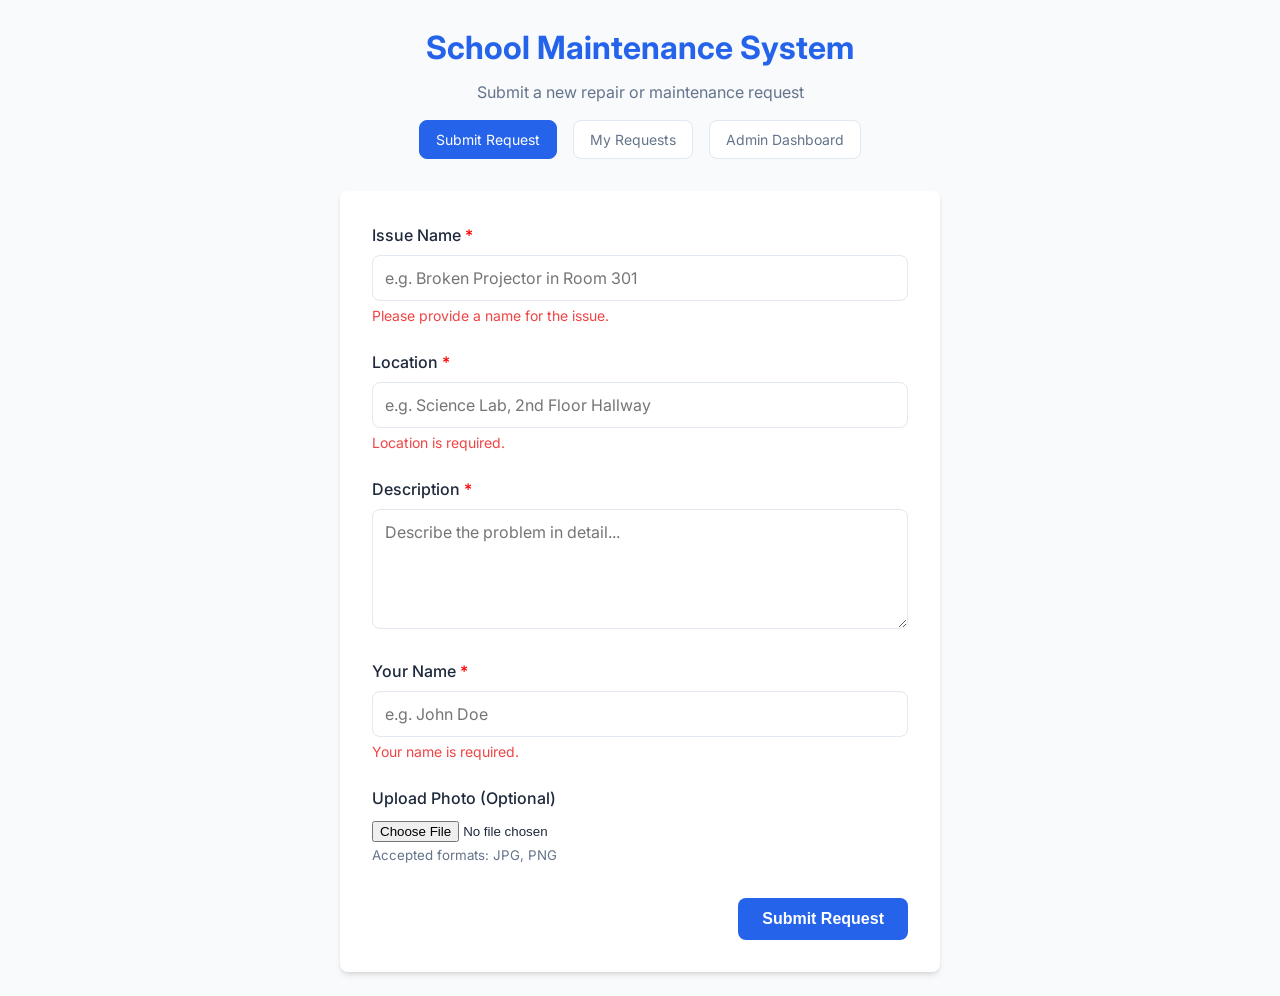
<file: SCHOOL MAINTANCE/index.html>
<!DOCTYPE html>
<html lang="en">

<head>
    <!-- Plain HTML/CSS/JavaScript — No TypeScript, No Frameworks -->
    <meta charset="UTF-8">
    <meta name="viewport" content="width=device-width, initial-scale=1.0">
    <title>Submit Maintenance Request</title>
    <link rel="stylesheet" href="css/styles.css">
    <!-- Google Fonts -->
    <link rel="preconnect" href="https://fonts.googleapis.com">
    <link rel="preconnect" href="https://fonts.gstatic.com" crossorigin>
    <link href="https://fonts.googleapis.com/css2?family=Inter:wght@400;500;600;700&display=swap" rel="stylesheet">
</head>

<body>

    <div class="container">
        <header>
            <h1>School Maintenance System</h1>
            <p class="subtitle">Submit a new repair or maintenance request</p>

            <nav class="nav-links">
                <a href="index.html" class="active">Submit Request</a>
                <a href="view-requests.html">My Requests</a>
                <a href="admin-dashboard.html">Admin Dashboard</a>
            </nav>
        </header>

        <main class="card" style="max-width: 600px; margin: 0 auto;">
            <form id="maintenanceForm">

                <div class="form-group">
                    <label for="issueName">Issue Name <span style="color:red">*</span></label>
                    <input type="text" id="issueName" name="issue_name" placeholder="e.g. Broken Projector in Room 301"
                        required>
                    <div class="error-msg">Please provide a name for the issue.</div>
                </div>

                <div class="form-group">
                    <label for="location">Location <span style="color:red">*</span></label>
                    <input type="text" id="location" name="location" placeholder="e.g. Science Lab, 2nd Floor Hallway"
                        required>
                    <div class="error-msg">Location is required.</div>
                </div>

                <div class="form-group">
                    <label for="description">Description <span style="color:red">*</span></label>
                    <textarea id="description" name="description" placeholder="Describe the problem in detail..."
                        required></textarea>
                    <div class="error-msg">Please provide a description.</div>
                </div>

                <div class="form-group">
                    <label for="reporterName">Your Name <span style="color:red">*</span></label>
                    <input type="text" id="reporterName" name="reporter_name" placeholder="e.g. John Doe" required>
                    <div class="error-msg">Your name is required.</div>
                </div>

                <div class="form-group">
                    <label for="photo">Upload Photo (Optional)</label>
                    <div class="file-upload-wrapper">
                        <input type="file" id="photo" name="photo" accept="image/jpeg, image/png">
                        <small style="display:block; color:var(--text-muted); margin-top:0.25rem;">Accepted formats:
                            JPG, PNG</small>
                    </div>
                    <!-- Image Preview Container -->
                    <img id="preview" class="image-preview" alt="Preview">
                </div>

                <div style="text-align: right; margin-top: 2rem;">
                    <button type="submit" class="btn btn-primary">Submit Request</button>
                </div>

            </form>
        </main>
    </div>

    <script src="js/index.js"></script>
</body>

</html>
</file>
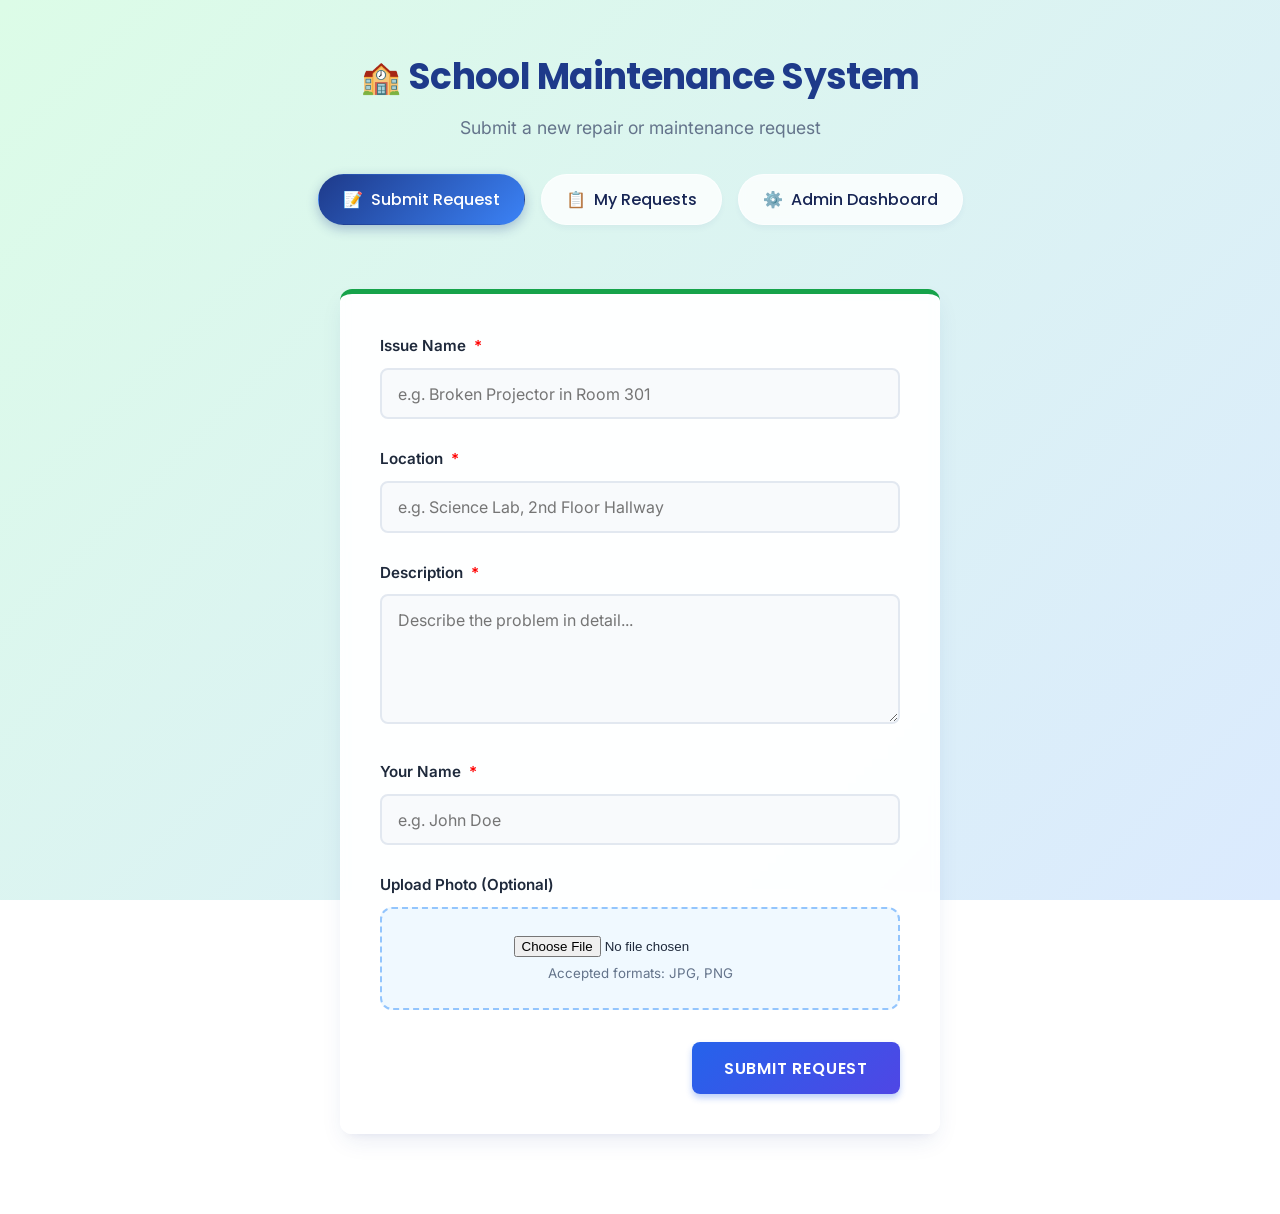
<file: schoolmaintenance/index.html>
<!DOCTYPE html>
<html lang="en">

<head>
    <!-- Plain HTML/CSS/JavaScript — No TypeScript, No Frameworks -->
    <meta charset="UTF-8">
    <meta name="viewport" content="width=device-width, initial-scale=1.0">
    <title>Submit Maintenance Request</title>
    <link rel="stylesheet" href="css/styles.css?v=2">
    <!-- Google Fonts -->
    <link rel="preconnect" href="https://fonts.googleapis.com">
    <link rel="preconnect" href="https://fonts.gstatic.com" crossorigin>
    <link href="https://fonts.googleapis.com/css2?family=Inter:wght@400;500;600;700&display=swap" rel="stylesheet">
</head>

<body>

    <div class="container">
        <header>
            <h1>School Maintenance System</h1>
            <p class="subtitle">Submit a new repair or maintenance request</p>

            <nav class="nav-links">
                <a href="index.html" class="active">Submit Request</a>
                <a href="view-requests.html">My Requests</a>
                <a href="admin-dashboard.html">Admin Dashboard</a>
            </nav>
        </header>

        <main class="card" style="max-width: 600px; margin: 0 auto;">
            <form id="maintenanceForm">

                <div class="form-group">
                    <label for="issueName">Issue Name <span style="color:red">*</span></label>
                    <input type="text" id="issueName" name="issue_name" placeholder="e.g. Broken Projector in Room 301"
                        required>
                    <div class="error-msg">Please provide a name for the issue.</div>
                </div>

                <div class="form-group">
                    <label for="location">Location <span style="color:red">*</span></label>
                    <input type="text" id="location" name="location" placeholder="e.g. Science Lab, 2nd Floor Hallway"
                        required>
                    <div class="error-msg">Location is required.</div>
                </div>

                <div class="form-group">
                    <label for="description">Description <span style="color:red">*</span></label>
                    <textarea id="description" name="description" placeholder="Describe the problem in detail..."
                        required></textarea>
                    <div class="error-msg">Please provide a description.</div>
                </div>

                <div class="form-group">
                    <label for="reporterName">Your Name <span style="color:red">*</span></label>
                    <input type="text" id="reporterName" name="reporter_name" placeholder="e.g. John Doe" required>
                    <div class="error-msg">Your name is required.</div>
                </div>

                <div class="form-group">
                    <label for="photo">Upload Photo (Optional)</label>
                    <div class="file-upload-wrapper">
                        <input type="file" id="photo" name="photo" accept="image/jpeg, image/png">
                        <small style="display:block; color:var(--text-muted); margin-top:0.25rem;">Accepted formats:
                            JPG, PNG</small>
                    </div>
                    <!-- Image Preview Container -->
                    <img id="preview" class="image-preview" alt="Preview">
                </div>

                <div style="text-align: right; margin-top: 2rem;">
                    <button type="submit" class="btn btn-primary">Submit Request</button>
                </div>

            </form>
        </main>
    </div>

    <script src="js/index.js"></script>
    <script src="js/auth_integration.js"></script>
    <script>
        fetch('auth/check_auth.php')
            .then(response => response.json())
            .then(data => {
                if (!data.authenticated) {
                    window.location.href = 'login.html';
                }
            })
            .catch(error => console.error('Auth check failed:', error));
    </script>
</body>

</html>
</file>
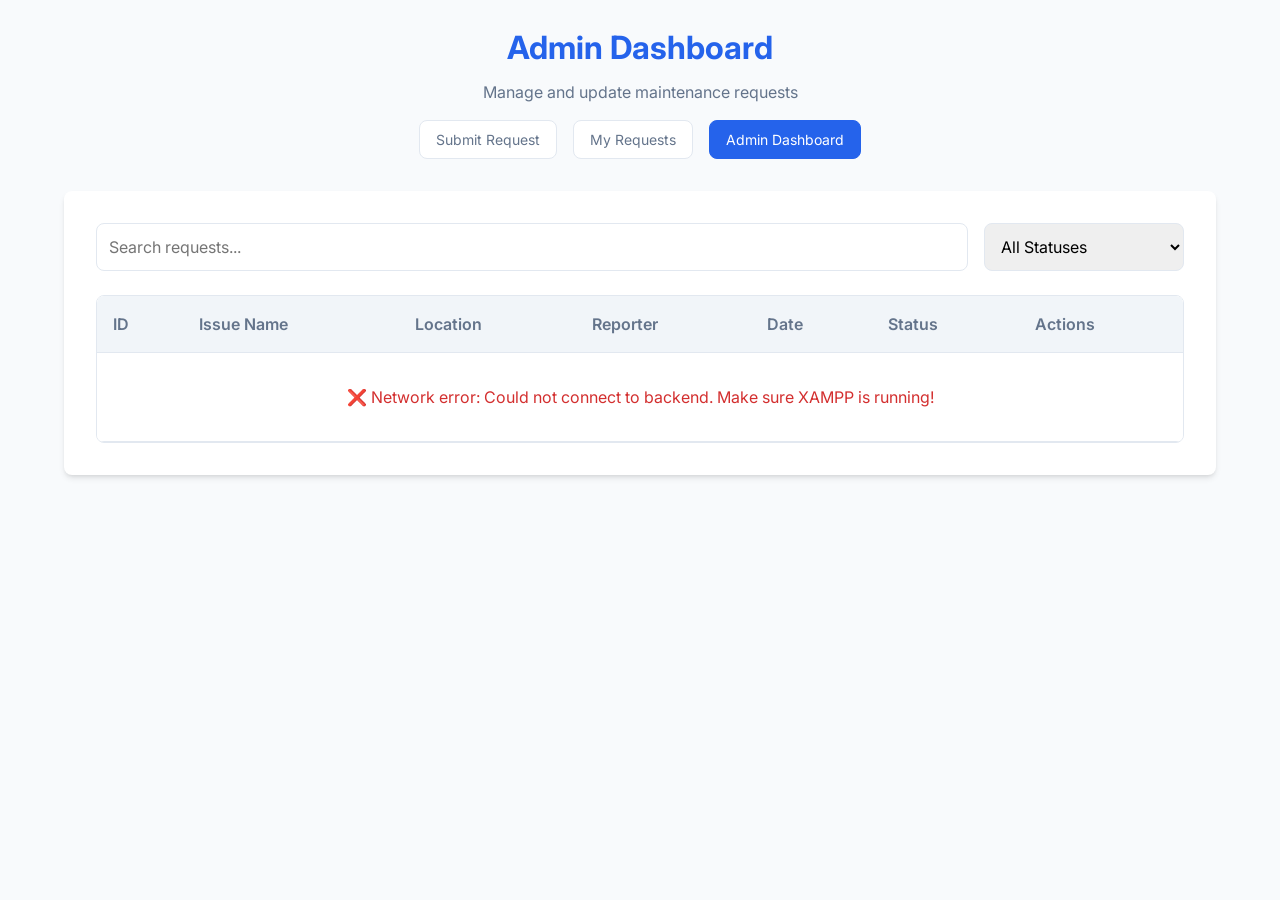
<file: SCHOOL MAINTANCE/admin-dashboard.html>
<!DOCTYPE html>
<html lang="en">

<head>
  <!-- Plain HTML/CSS/JavaScript — No TypeScript, No Frameworks -->
  <meta charset="UTF-8">
  <meta name="viewport" content="width=device-width, initial-scale=1.0">
  <title>Admin Dashboard</title>
  <link rel="stylesheet" href="css/styles.css">
  <link rel="preconnect" href="https://fonts.googleapis.com">
  <link rel="preconnect" href="https://fonts.gstatic.com" crossorigin>
  <link href="https://fonts.googleapis.com/css2?family=Inter:wght@400;500;600;700&display=swap" rel="stylesheet">
</head>

<body>

  <div class="container">
    <header>
      <h1>Admin Dashboard</h1>
      <p class="subtitle">Manage and update maintenance requests</p>

      <nav class="nav-links">
        <a href="index.html">Submit Request</a>
        <a href="view-requests.html">My Requests</a>
        <a href="admin-dashboard.html" class="active">Admin Dashboard</a>
      </nav>
    </header>

    <main class="card">
      <!-- Controls -->
      <div class="search-bar">
        <input type="text" id="searchInput" placeholder="Search requests...">
        <select id="statusFilter" style="max-width: 200px;">
          <option value="All">All Statuses</option>
          <option value="Pending">Pending</option>
          <option value="In Progress">In Progress</option>
          <option value="Completed">Completed</option>
        </select>
      </div>

      <!-- Table -->
      <div class="table-container">
        <table id="adminTable">
          <thead>
            <tr>
              <th>ID</th>
              <th>Issue Name</th>
              <th>Location</th>
              <th>Reporter</th>
              <th>Date</th>
              <th>Status</th>
              <th>Actions</th>
            </tr>
          </thead>
          <tbody>
            <!-- Rows rendered by JS -->
          </tbody>
        </table>
      </div>
    </main>
  </div>

  <script src="js/admin.js"></script>
</body>

</html>
</file>
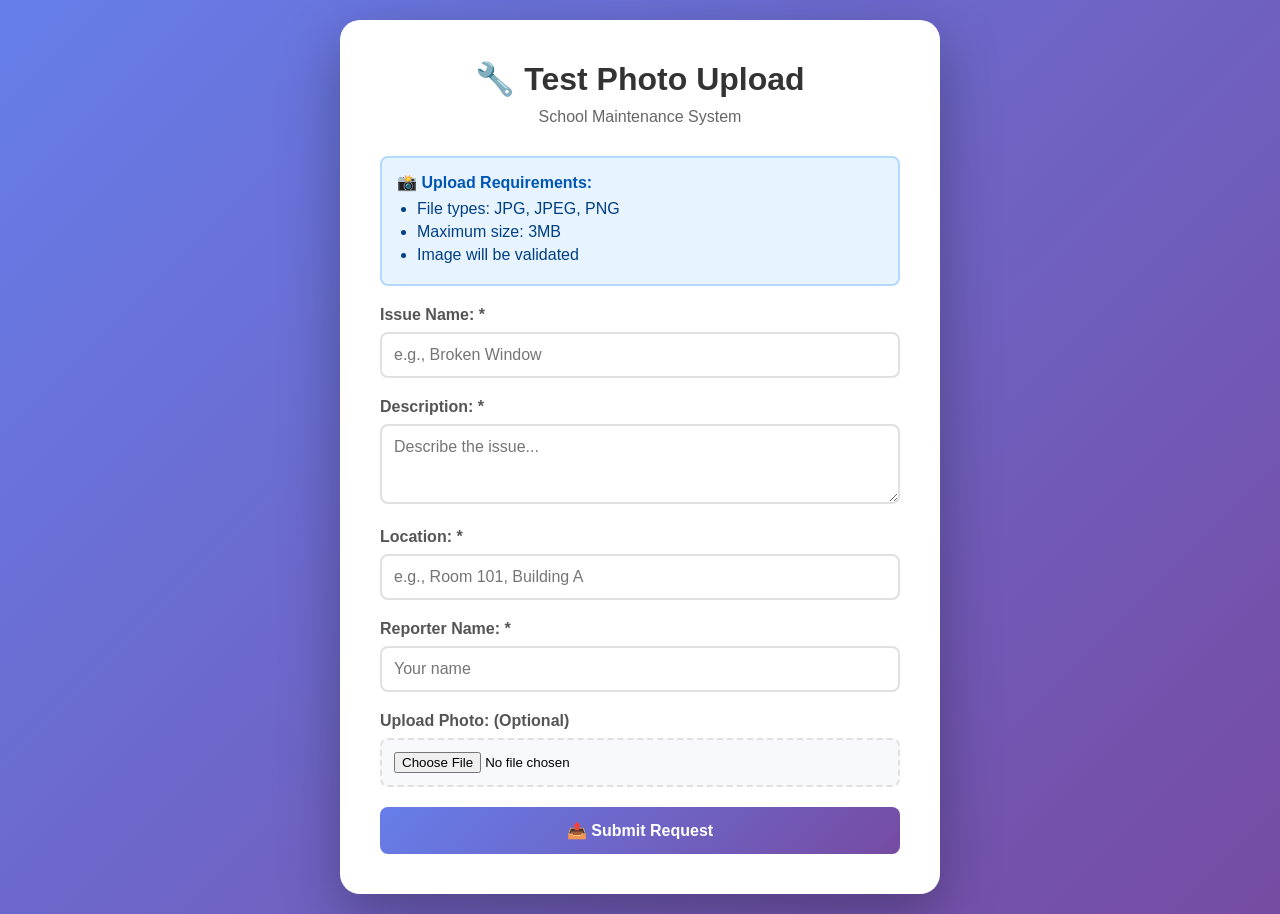
<file: SCHOOL MAINTANCE/test_upload.html>
<!DOCTYPE html>
<html lang="en">

<head>
    <meta charset="UTF-8">
    <meta name="viewport" content="width=device-width, initial-scale=1.0">
    <title>Test Photo Upload - School Maintenance</title>
    <style>
        * {
            margin: 0;
            padding: 0;
            box-sizing: border-box;
        }

        body {
            font-family: 'Segoe UI', Tahoma, Geneva, Verdana, sans-serif;
            background: linear-gradient(135deg, #667eea 0%, #764ba2 100%);
            min-height: 100vh;
            display: flex;
            justify-content: center;
            align-items: center;
            padding: 20px;
        }

        .container {
            background: white;
            border-radius: 20px;
            padding: 40px;
            box-shadow: 0 20px 60px rgba(0, 0, 0, 0.3);
            max-width: 600px;
            width: 100%;
        }

        h1 {
            color: #333;
            margin-bottom: 10px;
            text-align: center;
        }

        .subtitle {
            text-align: center;
            color: #666;
            margin-bottom: 30px;
        }

        .form-group {
            margin-bottom: 20px;
        }

        label {
            display: block;
            margin-bottom: 8px;
            color: #555;
            font-weight: 600;
        }

        input[type="text"],
        textarea {
            width: 100%;
            padding: 12px;
            border: 2px solid #e0e0e0;
            border-radius: 8px;
            font-size: 16px;
            transition: border-color 0.3s;
            font-family: inherit;
        }

        input[type="text"]:focus,
        textarea:focus {
            outline: none;
            border-color: #667eea;
        }

        textarea {
            resize: vertical;
            min-height: 80px;
        }

        input[type="file"] {
            width: 100%;
            padding: 12px;
            border: 2px dashed #e0e0e0;
            border-radius: 8px;
            cursor: pointer;
            background: #f8f9fa;
        }

        button {
            width: 100%;
            padding: 14px;
            background: linear-gradient(135deg, #667eea 0%, #764ba2 100%);
            color: white;
            border: none;
            border-radius: 8px;
            font-size: 16px;
            font-weight: 600;
            cursor: pointer;
            transition: transform 0.2s;
        }

        button:hover {
            transform: translateY(-2px);
        }

        button:disabled {
            opacity: 0.6;
            cursor: not-allowed;
            transform: none;
        }

        .preview {
            margin-top: 15px;
            text-align: center;
        }

        .preview img {
            max-width: 100%;
            max-height: 300px;
            border-radius: 8px;
            margin-top: 10px;
            border: 2px solid #e0e0e0;
        }

        .message {
            margin-top: 20px;
            padding: 15px;
            border-radius: 8px;
            text-align: center;
            display: none;
            font-weight: 500;
        }

        .message.success {
            background: #d4edda;
            color: #155724;
            border: 2px solid #c3e6cb;
        }

        .message.error {
            background: #f8d7da;
            color: #721c24;
            border: 2px solid #f5c6cb;
        }

        .info-box {
            background: #e7f3ff;
            border: 2px solid #b3d9ff;
            border-radius: 8px;
            padding: 15px;
            margin-bottom: 20px;
        }

        .info-box h3 {
            color: #0056b3;
            margin-bottom: 8px;
            font-size: 16px;
        }

        .info-box ul {
            margin-left: 20px;
            color: #004085;
        }

        .info-box li {
            margin: 5px 0;
        }
    </style>
</head>

<body>
    <div class="container">
        <h1>🔧 Test Photo Upload</h1>
        <p class="subtitle">School Maintenance System</p>

        <div class="info-box">
            <h3>📸 Upload Requirements:</h3>
            <ul>
                <li>File types: JPG, JPEG, PNG</li>
                <li>Maximum size: 3MB</li>
                <li>Image will be validated</li>
            </ul>
        </div>

        <form id="testForm" enctype="multipart/form-data">
            <div class="form-group">
                <label for="issue_name">Issue Name: *</label>
                <input type="text" id="issue_name" name="issue_name" placeholder="e.g., Broken Window" required>
            </div>

            <div class="form-group">
                <label for="description">Description: *</label>
                <textarea id="description" name="description" placeholder="Describe the issue..." required></textarea>
            </div>

            <div class="form-group">
                <label for="location">Location: *</label>
                <input type="text" id="location" name="location" placeholder="e.g., Room 101, Building A" required>
            </div>

            <div class="form-group">
                <label for="reporter_name">Reporter Name: *</label>
                <input type="text" id="reporter_name" name="reporter_name" placeholder="Your name" required>
            </div>

            <div class="form-group">
                <label for="photo">Upload Photo: (Optional)</label>
                <input type="file" id="photo" name="photo" accept="image/jpeg,image/jpg,image/png">
            </div>

            <div class="preview" id="preview"></div>

            <button type="submit" id="submitBtn">📤 Submit Request</button>
        </form>

        <div class="message" id="message"></div>
    </div>

    <script>
        const testForm = document.getElementById('testForm');
        const photoInput = document.getElementById('photo');
        const preview = document.getElementById('preview');
        const message = document.getElementById('message');
        const submitBtn = document.getElementById('submitBtn');

        // Preview image before upload
        photoInput.addEventListener('change', (e) => {
            const file = e.target.files[0];
            if (file) {
                // Check file size
                if (file.size > 3145728) {
                    showMessage('File size exceeds 3MB limit!', 'error');
                    photoInput.value = '';
                    preview.innerHTML = '';
                    return;
                }

                // Check file type
                const validTypes = ['image/jpeg', 'image/jpg', 'image/png'];
                if (!validTypes.includes(file.type)) {
                    showMessage('Invalid file type! Only JPG and PNG allowed.', 'error');
                    photoInput.value = '';
                    preview.innerHTML = '';
                    return;
                }

                // Show preview
                const reader = new FileReader();
                reader.onload = (e) => {
                    preview.innerHTML = `
                        <p style="color: #666; margin-bottom: 5px;">Preview:</p>
                        <img src="${e.target.result}" alt="Preview">
                        <p style="color: #999; margin-top: 5px; font-size: 14px;">
                            ${file.name} (${(file.size / 1024 / 1024).toFixed(2)} MB)
                        </p>
                    `;
                };
                reader.readAsDataURL(file);
            } else {
                preview.innerHTML = '';
            }
        });

        // Handle form submission
        testForm.addEventListener('submit', async (e) => {
            e.preventDefault();

            const formData = new FormData(testForm);

            // Disable submit button
            submitBtn.disabled = true;
            submitBtn.textContent = '⏳ Uploading...';

            try {
                // Update this URL to match your folder name
                const response = await fetch('http://localhost/schoolmaintance/backend/create_request.php', {
                    method: 'POST',
                    body: formData
                });

                const data = await response.json();

                if (data.success) {
                    showMessage('✅ Success! Request submitted with photo uploaded.', 'success');
                    testForm.reset();
                    preview.innerHTML = '';

                    // Show details
                    console.log('Response:', data);
                    setTimeout(() => {
                        showMessage(
                            `✅ Request #${data.data.request_id} created successfully!\n` +
                            `Issue: ${data.data.issue_name}\n` +
                            `Status: ${data.data.status}`,
                            'success'
                        );
                    }, 100);
                } else {
                    showMessage('❌ Error: ' + data.message, 'error');
                }
            } catch (error) {
                console.error('Error:', error);
                showMessage('❌ Network error: Could not connect to backend. Make sure XAMPP is running!', 'error');
            } finally {
                submitBtn.disabled = false;
                submitBtn.textContent = '📤 Submit Request';
            }
        });

        // Show message
        function showMessage(text, type) {
            message.textContent = text;
            message.className = 'message ' + type;
            message.style.display = 'block';
            message.style.whiteSpace = 'pre-line';

            setTimeout(() => {
                message.style.display = 'none';
            }, 8000);
        }
    </script>
</body>

</html>
</file>
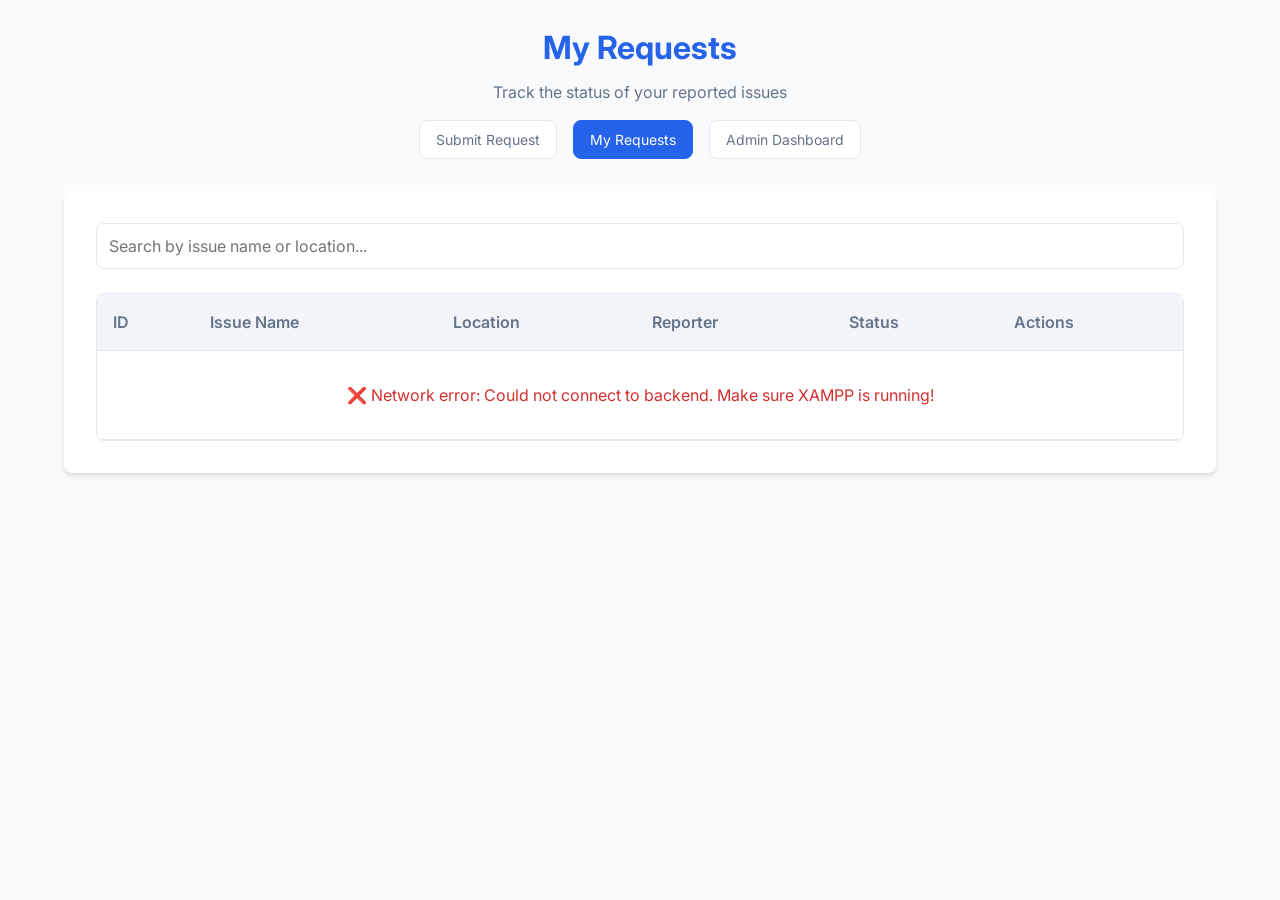
<file: SCHOOL MAINTANCE/view-requests.html>
<!DOCTYPE html>
<html lang="en">

<head>
  <!-- Plain HTML/CSS/JavaScript — No TypeScript, No Frameworks -->
  <meta charset="UTF-8">
  <meta name="viewport" content="width=device-width, initial-scale=1.0">
  <title>My Maintenance Requests</title>
  <link rel="stylesheet" href="css/styles.css">
  <link rel="preconnect" href="https://fonts.googleapis.com">
  <link rel="preconnect" href="https://fonts.gstatic.com" crossorigin>
  <link href="https://fonts.googleapis.com/css2?family=Inter:wght@400;500;600;700&display=swap" rel="stylesheet">
</head>

<body>

  <div class="container">
    <header>
      <h1>My Requests</h1>
      <p class="subtitle">Track the status of your reported issues</p>

      <nav class="nav-links">
        <a href="index.html">Submit Request</a>
        <a href="view-requests.html" class="active">My Requests</a>
        <a href="admin-dashboard.html">Admin Dashboard</a>
      </nav>
    </header>

    <main class="card">
      <!-- Search Bar -->
      <div class="search-bar">
        <input type="text" id="searchInput" placeholder="Search by issue name or location...">
      </div>

      <!-- Table -->
      <div class="table-container">
        <table id="requestsTable">
          <thead>
            <tr>
              <th>ID</th>
              <th>Issue Name</th>
              <th>Location</th>
              <th>Reporter</th>
              <th>Status</th>
              <th>Actions</th>
            </tr>
          </thead>
          <tbody>
            <!-- Rows rendered by JS -->
          </tbody>
        </table>
      </div>
    </main>
  </div>

  <script src="js/view.js"></script>
</body>

</html>
</file>
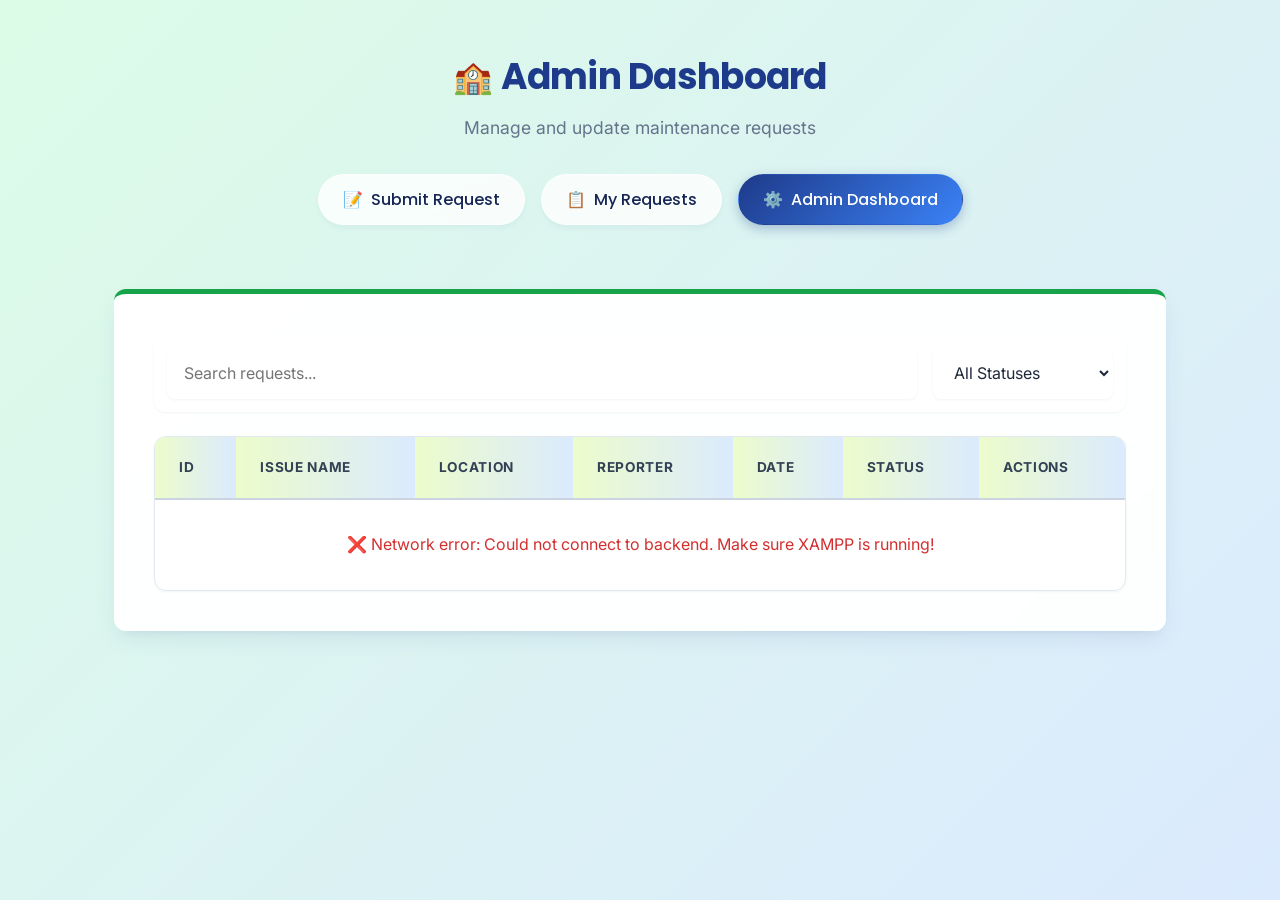
<file: schoolmaintenance/admin-dashboard.html>
<!DOCTYPE html>
<html lang="en">

<head>
  <!-- Plain HTML/CSS/JavaScript — No TypeScript, No Frameworks -->
  <meta charset="UTF-8">
  <meta name="viewport" content="width=device-width, initial-scale=1.0">
  <title>Admin Dashboard</title>
  <link rel="stylesheet" href="css/styles.css?v=2">
  <link rel="preconnect" href="https://fonts.googleapis.com">
  <link rel="preconnect" href="https://fonts.gstatic.com" crossorigin>
  <link href="https://fonts.googleapis.com/css2?family=Inter:wght@400;500;600;700&display=swap" rel="stylesheet">
</head>

<body>

  <div class="container">
    <header>
      <h1>Admin Dashboard</h1>
      <p class="subtitle">Manage and update maintenance requests</p>

      <nav class="nav-links">
        <a href="index.html">Submit Request</a>
        <a href="view-requests.html">My Requests</a>
        <a href="admin-dashboard.html" class="active">Admin Dashboard</a>
      </nav>
    </header>

    <main class="card">
      <!-- Controls -->
      <div class="search-bar">
        <input type="text" id="searchInput" placeholder="Search requests...">
        <select id="statusFilter" style="max-width: 200px;">
          <option value="All">All Statuses</option>
          <option value="Pending">Pending</option>
          <option value="In Progress">In Progress</option>
          <option value="Completed">Completed</option>
        </select>
      </div>

      <!-- Table -->
      <div class="table-container">
        <table id="adminTable">
          <thead>
            <tr>
              <th>ID</th>
              <th>Issue Name</th>
              <th>Location</th>
              <th>Reporter</th>
              <th>Date</th>
              <th>Status</th>
              <th>Actions</th>
            </tr>
          </thead>
          <tbody>
            <!-- Rows rendered by JS -->
          </tbody>
        </table>
      </div>
    </main>
  </div>

  <script src="js/admin.js"></script>
  <script src="js/auth_integration.js"></script>
  <script>
    fetch('auth/check_auth.php')
      .then(response => response.json())
      .then(data => {
        if (!data.authenticated) {
          window.location.href = 'login.html';
        } else if (data.role !== 'admin') {
          window.location.href = 'index.html'; // Redirect non-admins
        }
      })
      .catch(error => console.error('Auth check failed:', error));
  </script>
</body>

</html>
</file>
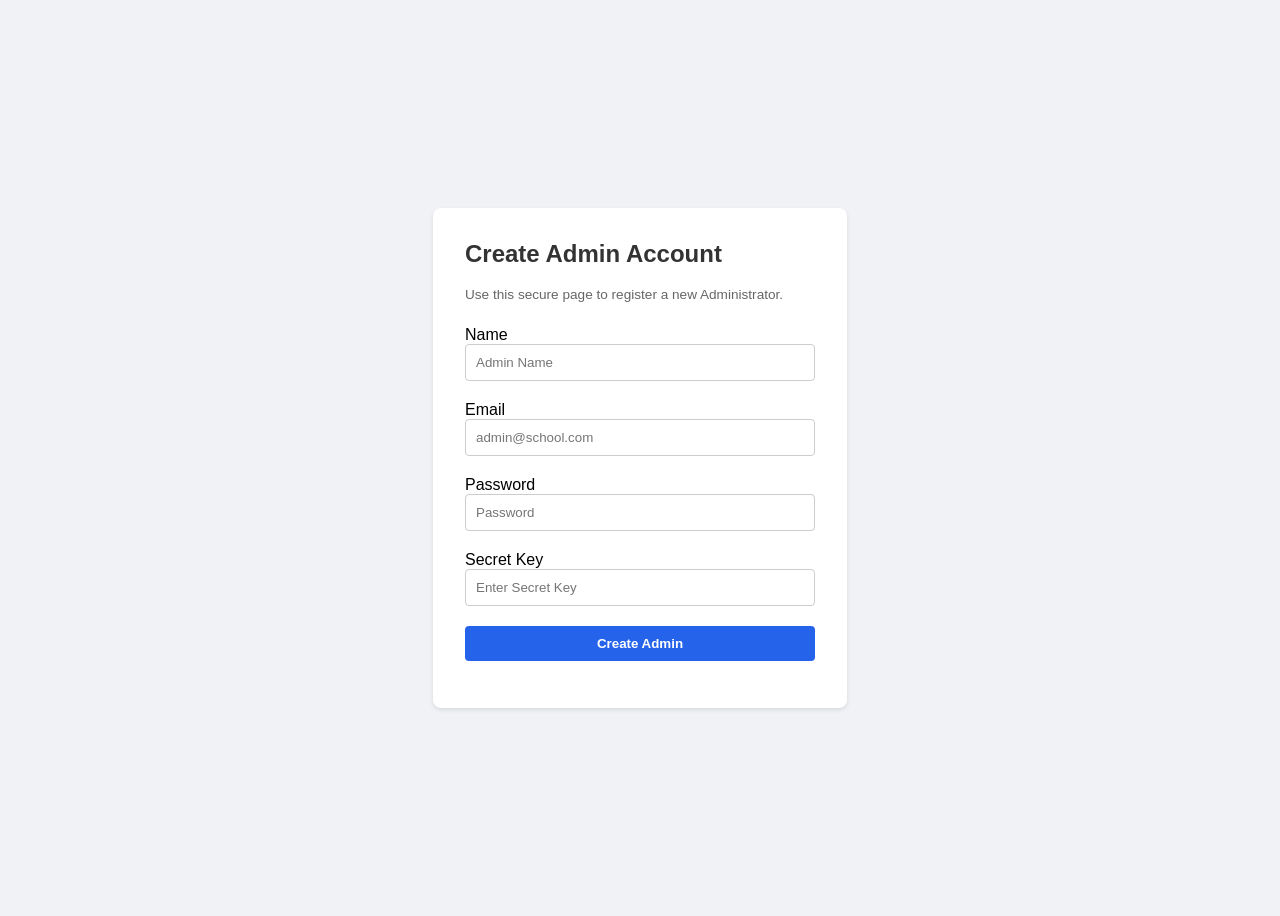
<file: schoolmaintenance/admin_setup.html>
<!DOCTYPE html>
<html lang="en">

<head>
    <meta charset="UTF-8">
    <meta name="viewport" content="width=device-width, initial-scale=1.0">
    <title>Admin Setup - School Maintenance</title>
    <style>
        body {
            font-family: sans-serif;
            display: flex;
            justify-content: center;
            align-items: center;
            height: 100vh;
            background: #f0f2f5;
        }

        .card {
            background: white;
            padding: 2rem;
            border-radius: 8px;
            box-shadow: 0 2px 4px rgba(0, 0, 0, 0.1);
            width: 350px;
        }

        h2 {
            margin-top: 0;
            color: #333;
        }

        input {
            width: 100%;
            padding: 10px;
            margin-bottom: 20px;
            border: 1px solid #ccc;
            border-radius: 4px;
            box-sizing: border-box;
        }

        button {
            width: 100%;
            padding: 10px;
            background: #2563eb;
            color: white;
            border: none;
            border-radius: 4px;
            cursor: pointer;
            font-weight: bold;
        }

        button:hover {
            background: #1d4ed8;
        }

        .msg {
            margin-top: 15px;
            font-size: 0.9em;
            text-align: center;
        }

        .success {
            color: green;
        }

        .error {
            color: red;
        }
    </style>
</head>

<body>
    <div class="card">
        <h2>Create Admin Account</h2>
        <p style="font-size: 0.85em; color: #666; margin-bottom: 1.5rem;">
            Use this secure page to register a new Administrator.
        </p>
        <form id="adminForm">
            <label>Name</label>
            <input type="text" id="name" required placeholder="Admin Name">

            <label>Email</label>
            <input type="email" id="email" required placeholder="admin@school.com">

            <label>Password</label>
            <input type="password" id="password" required placeholder="Password">

            <label>Secret Key</label>
            <input type="password" id="secret" required placeholder="Enter Secret Key">

            <button type="submit">Create Admin</button>
        </form>
        <div id="msg" class="msg"></div>
    </div>

    <script>
        document.getElementById('adminForm').addEventListener('submit', async (e) => {
            e.preventDefault();
            const msg = document.getElementById('msg');
            msg.textContent = 'Processing...';
            msg.className = 'msg';

            const data = {
                name: document.getElementById('name').value,
                email: document.getElementById('email').value,
                password: document.getElementById('password').value,
                secret: document.getElementById('secret').value,
                role: 'admin' // Force role
            };

            try {
                const response = await fetch('auth/register_admin.php', {
                    method: 'POST',
                    headers: { 'Content-Type': 'application/json' },
                    body: JSON.stringify(data)
                });
                const result = await response.json();

                if (result.success) {
                    msg.textContent = 'Admin created successfully! Redirecting...';
                    msg.className = 'msg success';
                    setTimeout(() => window.location.href = 'login.html', 1500);
                } else {
                    msg.textContent = result.message;
                    msg.className = 'msg error';
                }
            } catch (err) {
                msg.textContent = 'Error: ' + err.message;
                msg.className = 'msg error';
            }
        });
    </script>
</body>

</html>
</file>
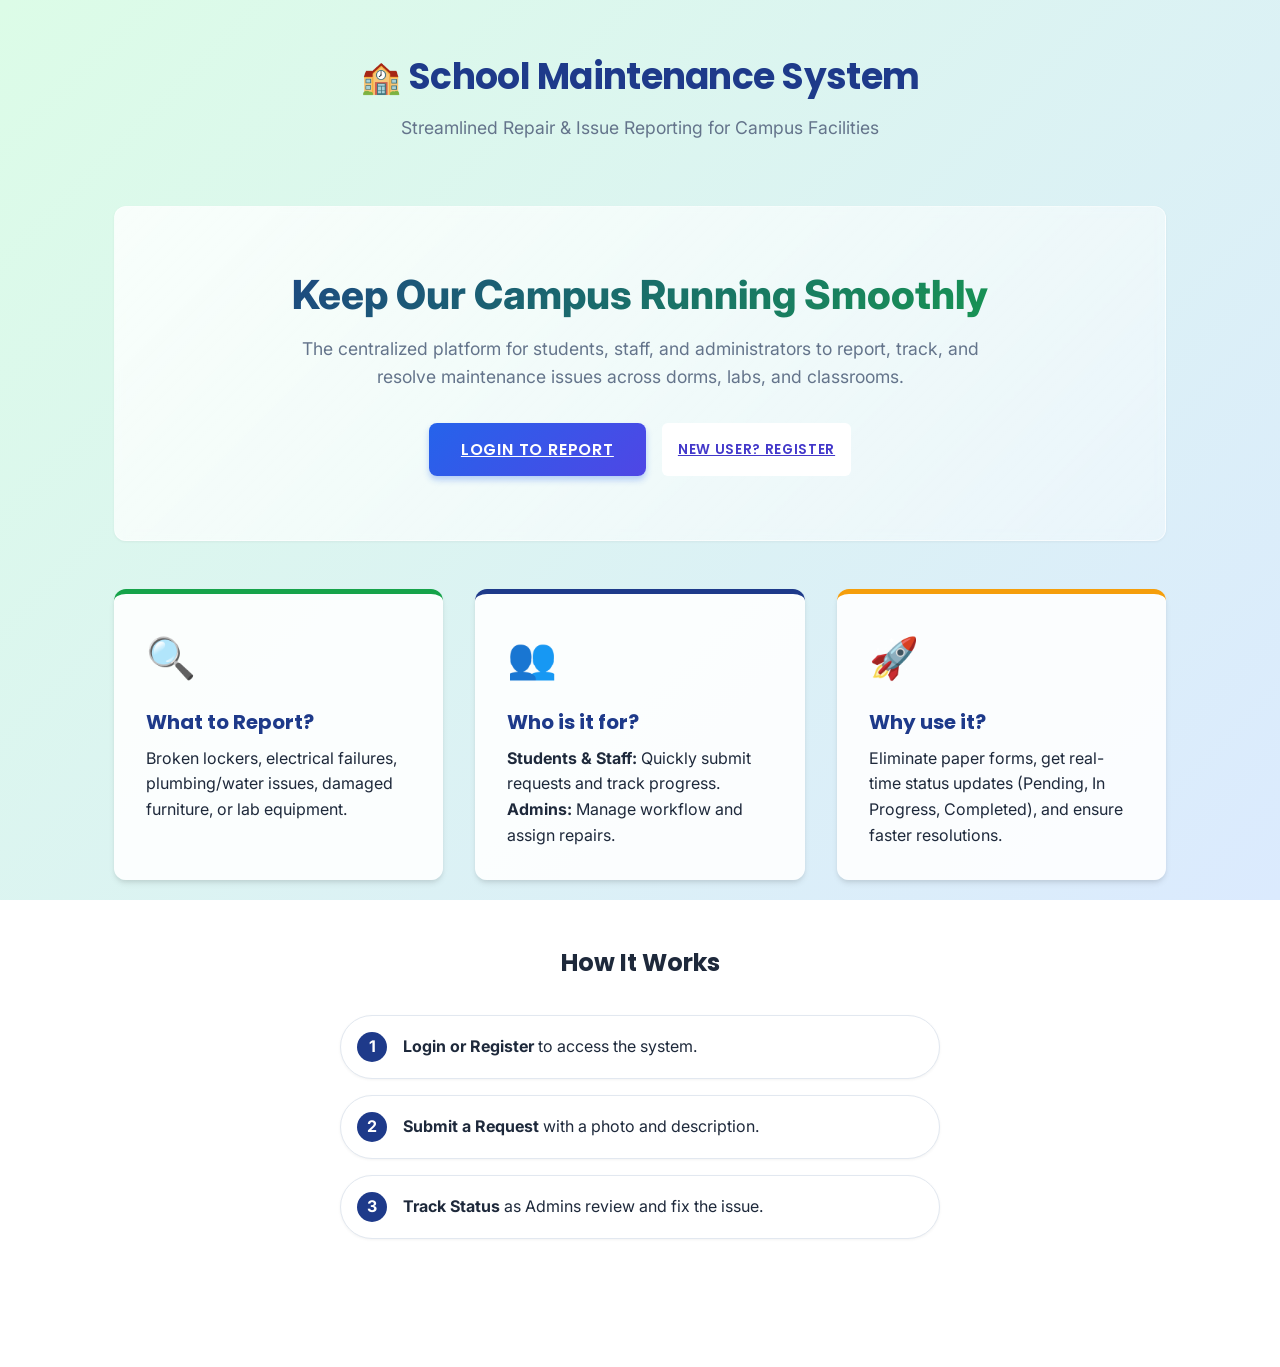
<file: schoolmaintenance/home.html>
<!DOCTYPE html>
<html lang="en">

<head>
    <meta charset="UTF-8">
    <meta name="viewport" content="width=device-width, initial-scale=1.0">
    <title>Welcome - School Maintenance System</title>
    <link rel="stylesheet" href="css/styles.css?v=2">
    <link rel="preconnect" href="https://fonts.googleapis.com">
    <link rel="preconnect" href="https://fonts.gstatic.com" crossorigin>
    <link
        href="https://fonts.googleapis.com/css2?family=Poppins:wght@300;400;500;600;700&family=Inter:wght@300;400;500;600&display=swap"
        rel="stylesheet">
    <style>
        /* Specific Styles for Home Landing Page */
        .hero-section {
            text-align: center;
            padding: 4rem 1rem;
            background: linear-gradient(135deg, rgba(255, 255, 255, 0.8), rgba(255, 255, 255, 0.4));
            border-radius: var(--radius);
            margin-bottom: 3rem;
            backdrop-filter: blur(5px);
            box-shadow: var(--shadow-sm);
            border: 1px solid rgba(255, 255, 255, 0.5);
        }

        .hero-title {
            font-size: 2.5rem;
            font-weight: 800;
            margin-bottom: 1rem;
            background: linear-gradient(135deg, var(--primary-color), var(--secondary-color));
            -webkit-background-clip: text;
            -webkit-text-fill-color: transparent;
            line-height: 1.2;
        }

        .hero-text {
            font-size: 1.1rem;
            color: var(--text-muted);
            max-width: 700px;
            margin: 0 auto 2rem;
        }

        .cta-group {
            display: flex;
            gap: 1rem;
            justify-content: center;
            flex-wrap: wrap;
        }

        .features-grid {
            display: grid;
            grid-template-columns: repeat(auto-fit, minmax(280px, 1fr));
            gap: 2rem;
            margin-bottom: 4rem;
        }

        .feature-card {
            background: rgba(255, 255, 255, 0.9);
            padding: 2rem;
            border-radius: var(--radius);
            border-top: 5px solid var(--secondary-color);
            box-shadow: var(--shadow-md);
            transition: var(--transition);
        }

        .feature-card:hover {
            transform: translateY(-5px);
            box-shadow: var(--shadow-lg);
        }

        .feature-icon {
            font-size: 2.5rem;
            margin-bottom: 1rem;
            display: block;
        }

        .feature-title {
            font-family: var(--font-heading);
            font-weight: 700;
            color: var(--primary-color);
            margin-bottom: 0.5rem;
            font-size: 1.25rem;
        }

        .step-list {
            list-style: none;
            padding: 0;
            text-align: left;
            max-width: 600px;
            margin: 0 auto;
        }

        .step-item {
            display: flex;
            align-items: center;
            gap: 1rem;
            margin-bottom: 1rem;
            background: white;
            padding: 1rem;
            border-radius: 999px;
            box-shadow: var(--shadow-sm);
            border: 1px solid #e2e8f0;
        }

        .step-number {
            background: var(--primary-color);
            color: white;
            width: 30px;
            height: 30px;
            display: flex;
            align-items: center;
            justify-content: center;
            border-radius: 50%;
            font-weight: 700;
            flex-shrink: 0;
        }
    </style>
</head>

<body>

    <div class="container">

        <!-- Header -->
        <header>
            <h1 style="justify-content: center;">School Maintenance System</h1>
            <p class="subtitle">Streamlined Repair & Issue Reporting for Campus Facilities</p>
        </header>

        <!-- Hero Section -->
        <div class="hero-section">
            <div class="hero-title">Keep Our Campus Running Smoothly</div>
            <p class="hero-text">
                The centralized platform for students, staff, and administrators to report, track, and resolve
                maintenance issues across dorms, labs, and classrooms.
            </p>

            <div class="cta-group" id="authActions">
                <!-- Buttons injected by JS based on Auth Status -->
                <a href="login.html" class="btn btn-primary">Login to Report</a>
                <a href="register.html" class="btn btn-view-small"
                    style="background: white; border: 1px solid var(--border-color);">New User? Register</a>
            </div>
        </div>

        <!-- Who & Why Section -->
        <div class="features-grid">
            <div class="feature-card">
                <span class="feature-icon">🔍</span>
                <h3 class="feature-title">What to Report?</h3>
                <p>Broken lockers, electrical failures, plumbing/water issues, damaged furniture, or lab equipment.</p>
            </div>
            <div class="feature-card" style="border-top-color: var(--primary-color);">
                <span class="feature-icon">👥</span>
                <h3 class="feature-title">Who is it for?</h3>
                <p><strong>Students & Staff:</strong> Quickly submit requests and track
                    progress.<br><strong>Admins:</strong> Manage workflow and assign repairs.</p>
            </div>
            <div class="feature-card" style="border-top-color: var(--accent-color);">
                <span class="feature-icon">🚀</span>
                <h3 class="feature-title">Why use it?</h3>
                <p>Eliminate paper forms, get real-time status updates (Pending, In Progress, Completed), and ensure
                    faster resolutions.</p>
            </div>
        </div>

        <!-- How it Works -->
        <section style="text-align: center; margin-bottom: 3rem;">
            <h2 style="font-family: var(--font-heading); color: var(--text-primary); margin-bottom: 2rem;">How It Works
            </h2>
            <ul class="step-list">
                <li class="step-item">
                    <span class="step-number">1</span>
                    <span><strong>Login or Register</strong> to access the system.</span>
                </li>
                <li class="step-item">
                    <span class="step-number">2</span>
                    <span><strong>Submit a Request</strong> with a photo and description.</span>
                </li>
                <li class="step-item">
                    <span class="step-number">3</span>
                    <span><strong>Track Status</strong> as Admins review and fix the issue.</span>
                </li>
            </ul>
        </section>

    </div>

    <script>
        // Check Authentication and Update UI
        fetch('auth/check_auth.php')
            .then(response => response.json())
            .then(data => {
                const ctaGroup = document.getElementById('authActions');

                if (data.authenticated) {
                    // User is logged in
                    if (data.role === 'admin') {
                        // Admin Actions
                        ctaGroup.innerHTML = `
                            <a href="admin-dashboard.html" class="btn btn-primary">Go to Admin Dashboard ⚙️</a>
                            <a href="view-requests.html" class="btn btn-view-small">View All Requests</a>
                        `;
                    } else {
                        // Regular User Actions
                        ctaGroup.innerHTML = `
                            <a href="index.html" class="btn btn-primary">Submit a New Request 📝</a>
                            <a href="view-requests.html" class="btn btn-view-small">My Requests</a>
                        `;
                    }
                } else {
                    // Not logged in (Default styling remains, but ensuring listeners work if needed)
                    // Already set in HTML, but can ensure dynamic correctness here
                    ctaGroup.innerHTML = `
                        <a href="login.html" class="btn btn-primary">Get Started / Login</a>
                        <a href="register.html" class="btn btn-view-small" style="background: white; border: 1px solid #ccc;">Create Account</a>
                    `;
                }
            })
            .catch(error => {
                console.error('Auth Check Error:', error);
            });
    </script>
</body>

</html>
</file>
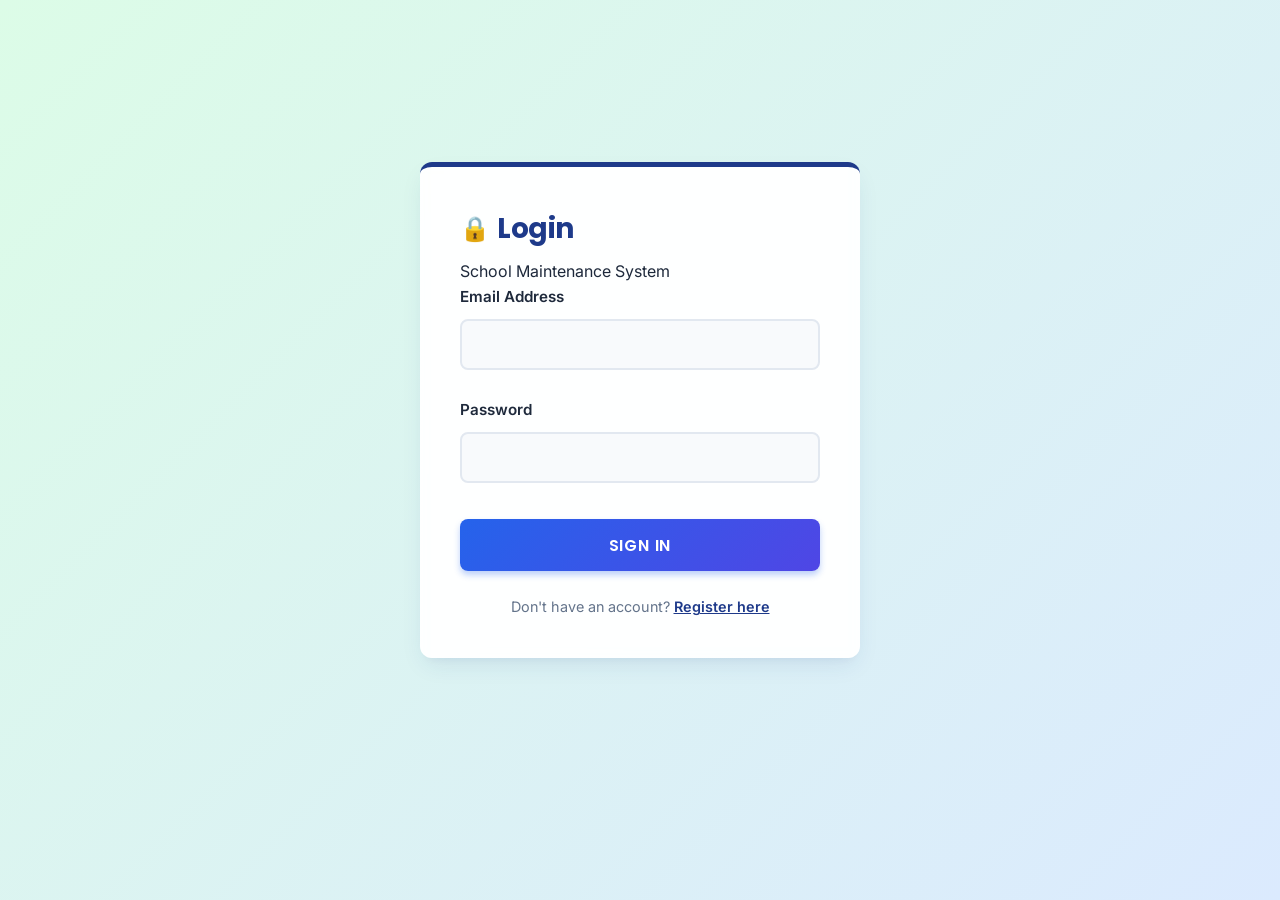
<file: schoolmaintenance/login.html>
<!DOCTYPE html>
<html lang="en">

<head>
    <meta charset="UTF-8">
    <meta name="viewport" content="width=device-width, initial-scale=1.0">
    <title>Login - School Maintenance System</title>
    <link rel="stylesheet" href="css/styles.css?v=2">
    <link href="https://fonts.googleapis.com/css2?family=Inter:wght@400;500;600;700&display=swap" rel="stylesheet">

</head>

<body class="auth-page">
    <div class="auth-card">
        <div class="auth-header">
            <h1>Login</h1>
            <p>School Maintenance System</p>
        </div>
        <div id="errorMsg" class="error-message"></div>
        <form id="loginForm">
            <div class="form-group">
                <label for="email">Email Address</label>
                <input type="email" id="email" name="email" required>
            </div>
            <div class="form-group">
                <label for="password">Password</label>
                <input type="password" id="password" name="password" required>
            </div>
            <button type="submit" class="btn btn-primary btn-full">Sign In</button>
        </form>
        <div class="auth-link">
            Don't have an account? <a href="register.html">Register here</a>
        </div>
    </div>

    <script>
        document.getElementById('loginForm').addEventListener('submit', async (e) => {
            e.preventDefault();
            const email = document.getElementById('email').value;
            const password = document.getElementById('password').value;
            const errorMsg = document.getElementById('errorMsg');

            try {
                const response = await fetch('auth/login.php', {
                    method: 'POST',
                    headers: { 'Content-Type': 'application/json' },
                    body: JSON.stringify({ email, password })
                });

                const text = await response.text();
                let data;
                try {
                    data = JSON.parse(text);
                } catch (e) {
                    console.error('Server returned non-JSON:', text);
                    throw new Error('Server returned invalid data: ' + text.substring(0, 100));
                }

                if (data.success) {
                    if (data.role === 'admin') {
                        window.location.href = 'admin-dashboard.html';
                    } else {
                        window.location.href = 'index.html';
                    }
                } else {
                    errorMsg.textContent = data.message;
                    errorMsg.style.display = 'block';
                }
            } catch (error) {
                console.error('Error:', error);
                errorMsg.textContent = error.message || 'An error occurred. Please try again.';
                errorMsg.style.display = 'block';
            }
        });
    </script>
</body>

</html>
</file>
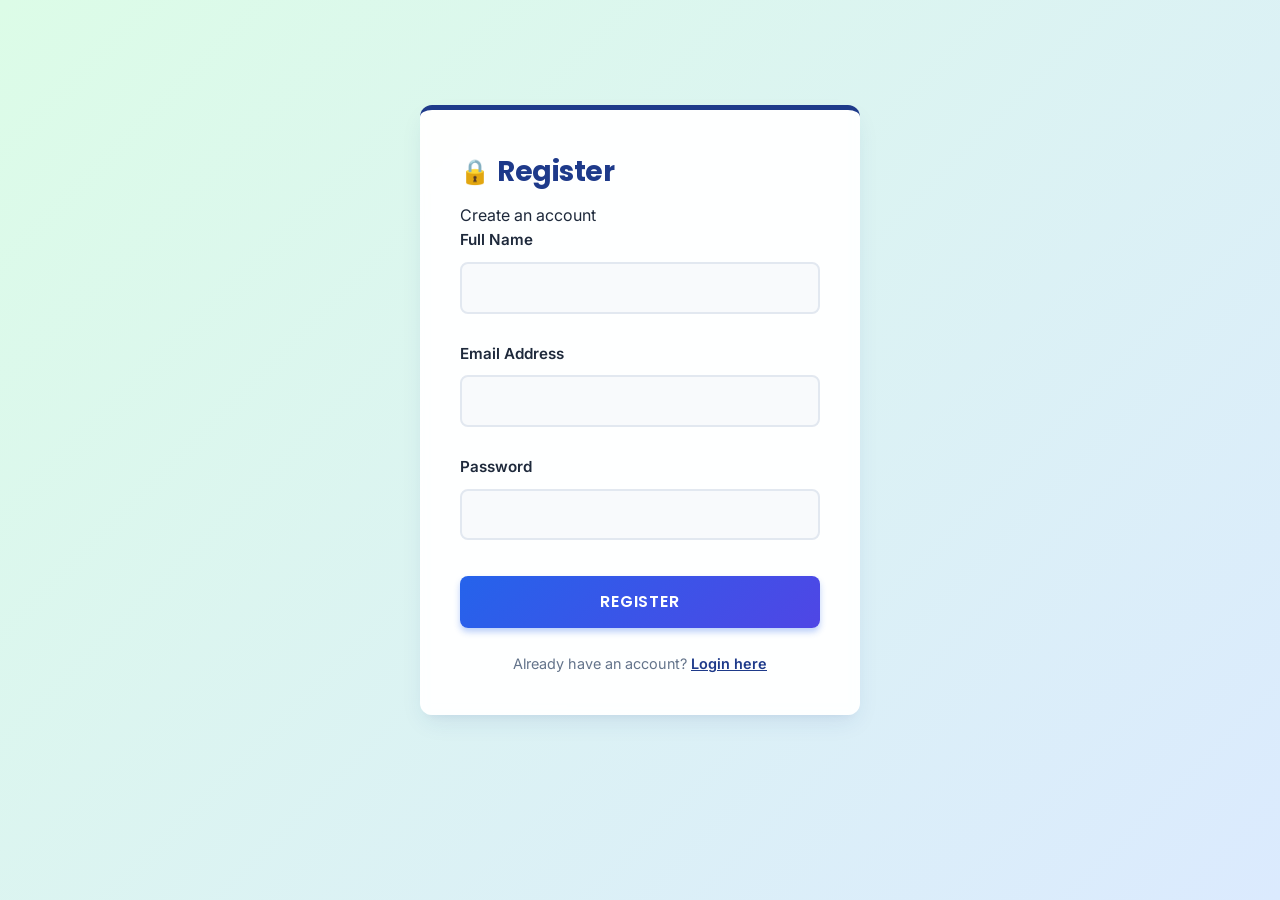
<file: schoolmaintenance/register.html>
<!DOCTYPE html>
<html lang="en">

<head>
    <meta charset="UTF-8">
    <meta name="viewport" content="width=device-width, initial-scale=1.0">
    <title>Register - School Maintenance System</title>
    <link rel="stylesheet" href="css/styles.css?v=2">
    <link href="https://fonts.googleapis.com/css2?family=Inter:wght@400;500;600;700&display=swap" rel="stylesheet">

</head>

<body class="auth-page">
    <div class="auth-card">
        <div class="auth-header">
            <h1>Register</h1>
            <p>Create an account</p>
        </div>
        <div id="errorMsg" class="error-message"></div>
        <form id="registerForm">
            <div class="form-group">
                <label for="name">Full Name</label>
                <input type="text" id="name" name="name" required>
            </div>
            <div class="form-group">
                <label for="email">Email Address</label>
                <input type="email" id="email" name="email" required>
            </div>
            <div class="form-group">
                <label for="password">Password</label>
                <input type="password" id="password" name="password" required>
            </div>
            <button type="submit" class="btn btn-primary btn-full">Register</button>
        </form>
        <div class="auth-link">
            Already have an account? <a href="login.html">Login here</a>
        </div>
    </div>

    <script>
        document.getElementById('registerForm').addEventListener('submit', async (e) => {
            e.preventDefault();
            const name = document.getElementById('name').value;
            const email = document.getElementById('email').value;
            const password = document.getElementById('password').value;
            const errorMsg = document.getElementById('errorMsg');

            try {
                const response = await fetch('auth/register.php', {
                    method: 'POST',
                    headers: { 'Content-Type': 'application/json' },
                    body: JSON.stringify({ name, email, password })
                });

                const text = await response.text();
                let data;
                try {
                    data = JSON.parse(text);
                } catch (e) {
                    console.error('Server returned non-JSON:', text);
                    throw new Error('Server returned invalid data: ' + text.substring(0, 100));
                }

                if (data.success) {
                    alert('Registration successful! Please login.');
                    window.location.href = 'login.html';
                } else {
                    errorMsg.textContent = data.message;
                    errorMsg.style.display = 'block';
                }
            } catch (error) {
                console.error('Error:', error);
                errorMsg.textContent = error.message || 'An error occurred. Please try again.';
                errorMsg.style.display = 'block';
            }
        });
    </script>
</body>

</html>
</file>
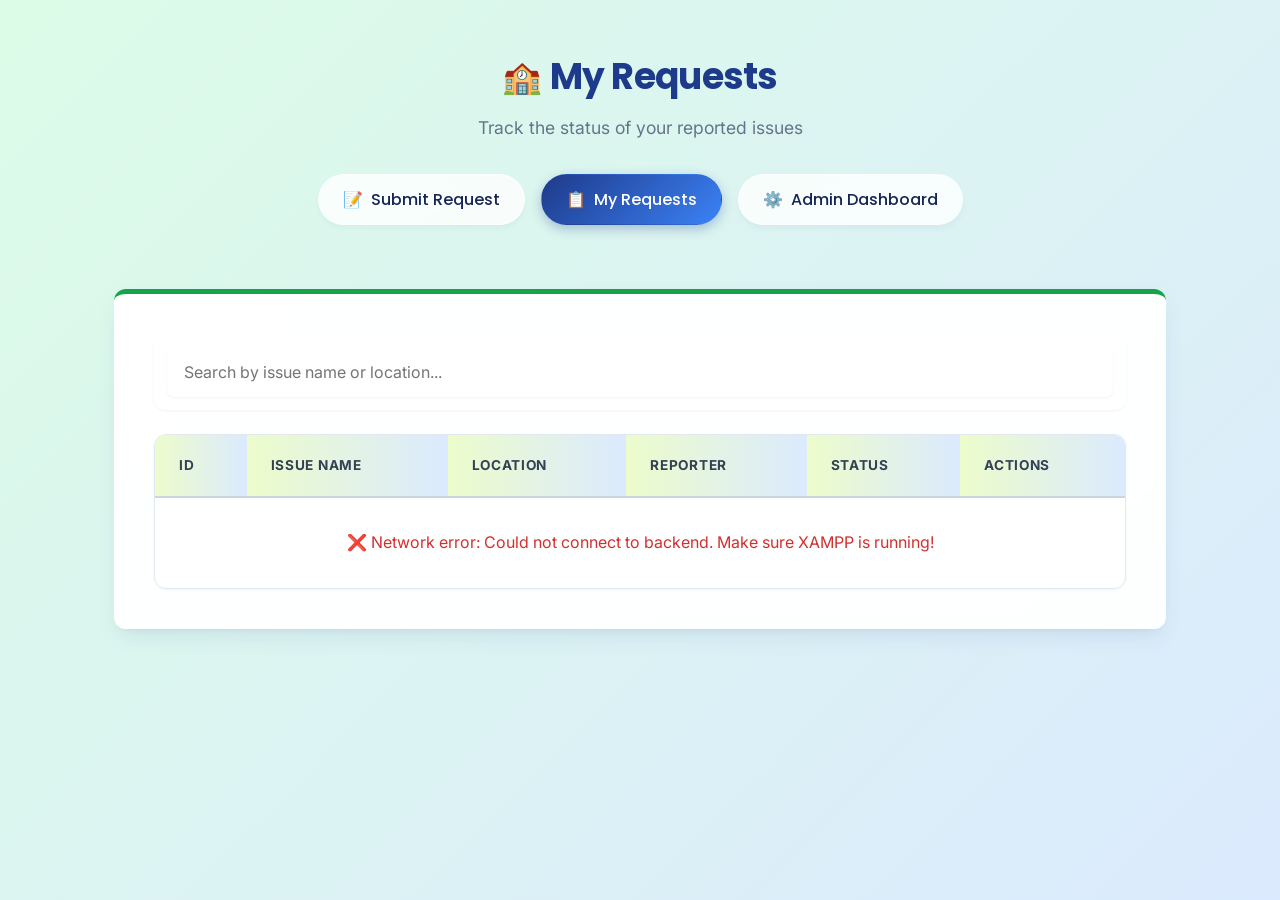
<file: schoolmaintenance/view-requests.html>
<!DOCTYPE html>
<html lang="en">

<head>
  <!-- Plain HTML/CSS/JavaScript — No TypeScript, No Frameworks -->
  <meta charset="UTF-8">
  <meta name="viewport" content="width=device-width, initial-scale=1.0">
  <title>My Maintenance Requests</title>
  <link rel="stylesheet" href="css/styles.css?v=2">
  <link rel="preconnect" href="https://fonts.googleapis.com">
  <link rel="preconnect" href="https://fonts.gstatic.com" crossorigin>
  <link href="https://fonts.googleapis.com/css2?family=Inter:wght@400;500;600;700&display=swap" rel="stylesheet">
</head>

<body>

  <div class="container">
    <header>
      <h1>My Requests</h1>
      <p class="subtitle">Track the status of your reported issues</p>

      <nav class="nav-links">
        <a href="index.html">Submit Request</a>
        <a href="view-requests.html" class="active">My Requests</a>
        <a href="admin-dashboard.html">Admin Dashboard</a>
      </nav>
    </header>

    <main class="card">
      <!-- Search Bar -->
      <div class="search-bar">
        <input type="text" id="searchInput" placeholder="Search by issue name or location...">
      </div>

      <!-- Table -->
      <div class="table-container">
        <table id="requestsTable">
          <thead>
            <tr>
              <th>ID</th>
              <th>Issue Name</th>
              <th>Location</th>
              <th>Reporter</th>
              <th>Status</th>
              <th>Actions</th>
            </tr>
          </thead>
          <tbody>
            <!-- Rows rendered by JS -->
          </tbody>
        </table>
      </div>
    </main>
  </div>

  <script src="js/view.js"></script>
  <script src="js/auth_integration.js"></script>
  <script>
    fetch('auth/check_auth.php')
      .then(response => response.json())
      .then(data => {
        if (!data.authenticated) {
          window.location.href = 'login.html';
        }
      })
      .catch(error => console.error('Auth check failed:', error));
  </script>
</body>

</html>
</file>
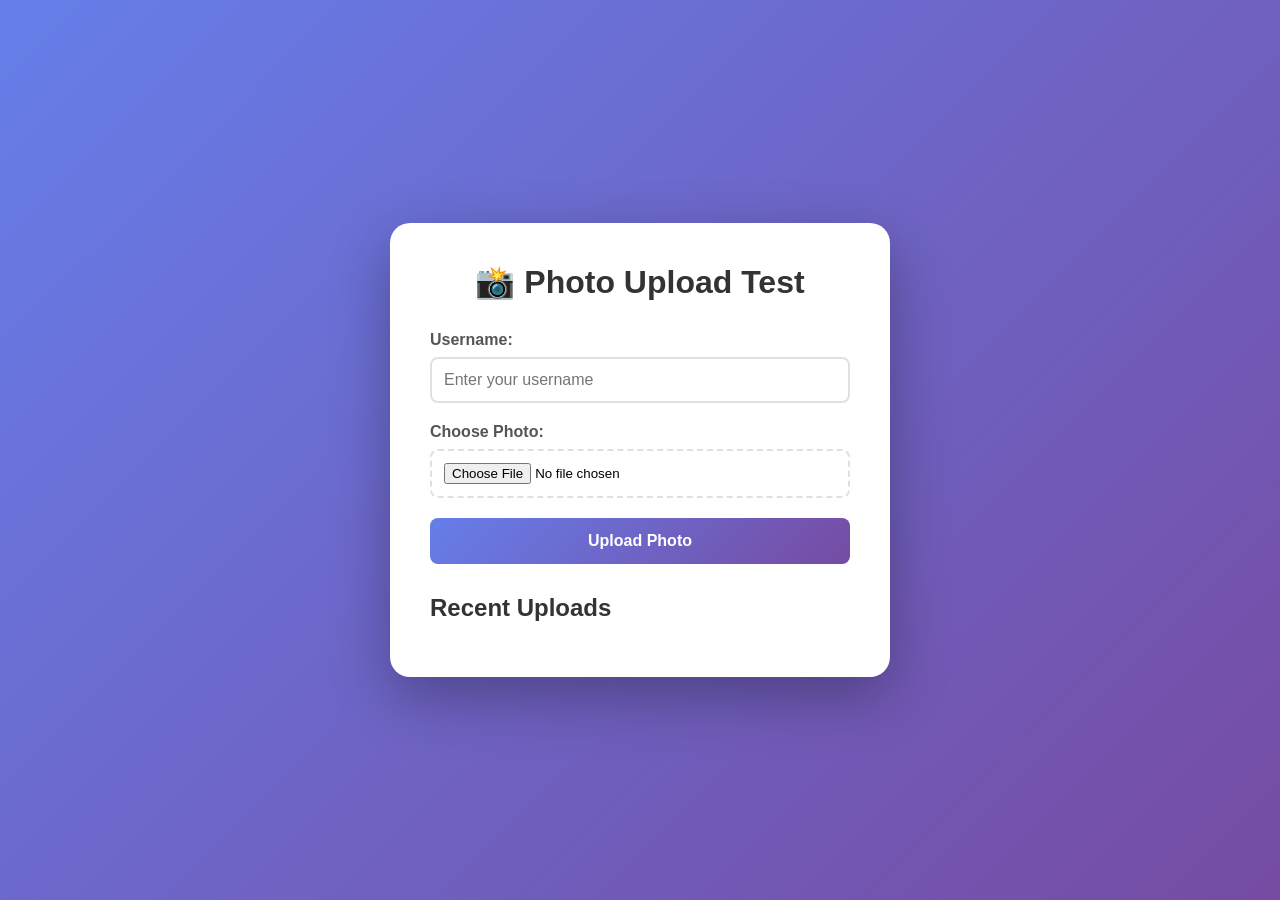
<file: SCHOOL MAINTANCE/photo_backend/test.html>
<!DOCTYPE html>
<html lang="en">

<head>
    <meta charset="UTF-8">
    <meta name="viewport" content="width=device-width, initial-scale=1.0">
    <title>Photo Upload Test</title>
    <style>
        * {
            margin: 0;
            padding: 0;
            box-sizing: border-box;
        }

        body {
            font-family: 'Segoe UI', Tahoma, Geneva, Verdana, sans-serif;
            background: linear-gradient(135deg, #667eea 0%, #764ba2 100%);
            min-height: 100vh;
            display: flex;
            justify-content: center;
            align-items: center;
            padding: 20px;
        }

        .container {
            background: white;
            border-radius: 20px;
            padding: 40px;
            box-shadow: 0 20px 60px rgba(0, 0, 0, 0.3);
            max-width: 500px;
            width: 100%;
        }

        h1 {
            color: #333;
            margin-bottom: 30px;
            text-align: center;
        }

        .form-group {
            margin-bottom: 20px;
        }

        label {
            display: block;
            margin-bottom: 8px;
            color: #555;
            font-weight: 600;
        }

        input[type="text"] {
            width: 100%;
            padding: 12px;
            border: 2px solid #e0e0e0;
            border-radius: 8px;
            font-size: 16px;
            transition: border-color 0.3s;
        }

        input[type="text"]:focus {
            outline: none;
            border-color: #667eea;
        }

        input[type="file"] {
            width: 100%;
            padding: 12px;
            border: 2px dashed #e0e0e0;
            border-radius: 8px;
            cursor: pointer;
        }

        button {
            width: 100%;
            padding: 14px;
            background: linear-gradient(135deg, #667eea 0%, #764ba2 100%);
            color: white;
            border: none;
            border-radius: 8px;
            font-size: 16px;
            font-weight: 600;
            cursor: pointer;
            transition: transform 0.2s;
        }

        button:hover {
            transform: translateY(-2px);
        }

        button:disabled {
            opacity: 0.6;
            cursor: not-allowed;
        }

        .preview {
            margin-top: 20px;
            text-align: center;
        }

        .preview img {
            max-width: 100%;
            border-radius: 8px;
            margin-top: 10px;
        }

        .message {
            margin-top: 20px;
            padding: 12px;
            border-radius: 8px;
            text-align: center;
            display: none;
        }

        .message.success {
            background: #d4edda;
            color: #155724;
            border: 1px solid #c3e6cb;
        }

        .message.error {
            background: #f8d7da;
            color: #721c24;
            border: 1px solid #f5c6cb;
        }

        .gallery {
            margin-top: 30px;
        }

        .gallery h2 {
            color: #333;
            margin-bottom: 15px;
        }

        .photo-grid {
            display: grid;
            grid-template-columns: repeat(auto-fill, minmax(150px, 1fr));
            gap: 15px;
            margin-top: 15px;
        }

        .photo-item {
            border-radius: 8px;
            overflow: hidden;
            box-shadow: 0 2px 8px rgba(0, 0, 0, 0.1);
        }

        .photo-item img {
            width: 100%;
            height: 150px;
            object-fit: cover;
        }

        .photo-item p {
            padding: 8px;
            background: #f8f9fa;
            font-size: 14px;
            color: #666;
        }
    </style>
</head>

<body>
    <div class="container">
        <h1>📸 Photo Upload Test</h1>

        <form id="uploadForm" enctype="multipart/form-data">
            <div class="form-group">
                <label for="username">Username:</label>
                <input type="text" id="username" name="username" placeholder="Enter your username" required>
            </div>

            <div class="form-group">
                <label for="photo">Choose Photo:</label>
                <input type="file" id="photo" name="photo" accept="image/jpeg,image/jpg,image/png,image/webp" required>
            </div>

            <div class="preview" id="preview"></div>

            <button type="submit" id="submitBtn">Upload Photo</button>
        </form>

        <div class="message" id="message"></div>

        <div class="gallery">
            <h2>Recent Uploads</h2>
            <div class="photo-grid" id="photoGrid"></div>
        </div>
    </div>

    <script>
        const uploadForm = document.getElementById('uploadForm');
        const photoInput = document.getElementById('photo');
        const preview = document.getElementById('preview');
        const message = document.getElementById('message');
        const submitBtn = document.getElementById('submitBtn');
        const photoGrid = document.getElementById('photoGrid');

        // Preview image before upload
        photoInput.addEventListener('change', (e) => {
            const file = e.target.files[0];
            if (file) {
                const reader = new FileReader();
                reader.onload = (e) => {
                    preview.innerHTML = `<img src="${e.target.result}" alt="Preview">`;
                };
                reader.readAsDataURL(file);
            }
        });

        // Handle form submission
        uploadForm.addEventListener('submit', async (e) => {
            e.preventDefault();

            const formData = new FormData(uploadForm);

            // Disable submit button
            submitBtn.disabled = true;
            submitBtn.textContent = 'Uploading...';

            try {
                const response = await fetch('http://localhost/photo_backend/upload.php', {
                    method: 'POST',
                    body: formData
                });

                const data = await response.json();

                if (data.success) {
                    showMessage('Photo uploaded successfully!', 'success');
                    uploadForm.reset();
                    preview.innerHTML = '';
                    loadPhotos(); // Reload gallery
                } else {
                    showMessage('Error: ' + data.message, 'error');
                }
            } catch (error) {
                console.error('Error:', error);
                showMessage('Network error occurred', 'error');
            } finally {
                submitBtn.disabled = false;
                submitBtn.textContent = 'Upload Photo';
            }
        });

        // Show message
        function showMessage(text, type) {
            message.textContent = text;
            message.className = 'message ' + type;
            message.style.display = 'block';

            setTimeout(() => {
                message.style.display = 'none';
            }, 5000);
        }

        // Load photos
        async function loadPhotos() {
            try {
                const response = await fetch('http://localhost/photo_backend/get_photos.php');
                const data = await response.json();

                if (data.success) {
                    displayPhotos(data.data.photos);
                }
            } catch (error) {
                console.error('Error loading photos:', error);
            }
        }

        // Display photos in gallery
        function displayPhotos(photos) {
            if (photos.length === 0) {
                photoGrid.innerHTML = '<p style="grid-column: 1/-1; text-align: center; color: #999;">No photos yet</p>';
                return;
            }

            photoGrid.innerHTML = photos.slice(0, 6).map(photo => `
                <div class="photo-item">
                    <img src="${photo.photo_url}" alt="${photo.username}">
                    <p>${photo.username}</p>
                </div>
            `).join('');
        }

        // Load photos on page load
        loadPhotos();
    </script>
</body>

</html>
</file>
<file: SCHOOL MAINTANCE/css/styles.css>
/* Global Styles & Variables */
:root {
  --primary-color: #2563eb;
  --primary-hover: #1d4ed8;
  --secondary-color: #64748b;
  --success-color: #10b981;
  --danger-color: #ef4444;
  --warning-color: #f59e0b;
  --background-color: #f8fafc;
  --card-bg: #ffffff;
  --text-main: #1e293b;
  --text-muted: #64748b;
  --border-color: #e2e8f0;
  --shadow-sm: 0 1px 2px 0 rgb(0 0 0 / 0.05);
  --shadow-md: 0 4px 6px -1px rgb(0 0 0 / 0.1), 0 2px 4px -2px rgb(0 0 0 / 0.1);
  --radius: 0.5rem;
  --font-family: 'Inter', system-ui, -apple-system, sans-serif;
}

* {
  box-sizing: border-box;
  margin: 0;
  padding: 0;
}

body {
  font-family: var(--font-family);
  background-color: var(--background-color);
  color: var(--text-main);
  line-height: 1.5;
  -webkit-font-smoothing: antialiased;
}

/* Layout */
.container {
  max-width: 1200px;
  margin: 0 auto;
  padding: 1.5rem;
}

header {
  margin-bottom: 2rem;
  text-align: center;
}

h1 {
  font-size: 2rem;
  font-weight: 700;
  color: var(--primary-color);
  margin-bottom: 0.5rem;
}

p.subtitle {
  color: var(--text-muted);
}

/* Navigation for Demo Convenience */
.nav-links {
  display: flex;
  justify-content: center;
  gap: 1rem;
  margin-top: 1rem;
}

.nav-links a {
  text-decoration: none;
  color: var(--text-muted);
  font-size: 0.875rem;
  padding: 0.5rem 1rem;
  border-radius: var(--radius);
  background: white;
  border: 1px solid var(--border-color);
  transition: all 0.2s;
}

.nav-links a:hover, .nav-links a.active {
  background: var(--primary-color);
  color: white;
  border-color: var(--primary-color);
}

/* Cards */
.card {
  background: var(--card-bg);
  border-radius: var(--radius);
  box-shadow: var(--shadow-md);
  padding: 2rem;
  margin-bottom: 2rem;
}

/* Forms */
.form-group {
  margin-bottom: 1.5rem;
}

label {
  display: block;
  font-weight: 500;
  margin-bottom: 0.5rem;
  color: var(--text-main);
}

input[type="text"],
textarea,
select {
  width: 100%;
  padding: 0.75rem;
  border: 1px solid var(--border-color);
  border-radius: var(--radius);
  font-family: inherit;
  font-size: 1rem;
  transition: border-color 0.2s;
}

input[type="text"]:focus,
textarea:focus,
select:focus {
  outline: none;
  border-color: var(--primary-color);
  box-shadow: 0 0 0 3px rgba(37, 99, 235, 0.1);
}

textarea {
  resize: vertical;
  min-height: 120px;
}

/* File Input */
.file-upload-wrapper {
  position: relative;
  margin-top: 0.5rem;
}

.image-preview {
  margin-top: 1rem;
  width: 100px;
  height: 100px;
  border-radius: var(--radius);
  object-fit: cover;
  border: 2px solid var(--border-color);
  display: none; /* Hidden by default */
}

.image-preview.visible {
  display: block;
}

/* Buttons */
.btn {
  display: inline-flex;
  align-items: center;
  justify-content: center;
  padding: 0.75rem 1.5rem;
  font-weight: 600;
  border-radius: var(--radius);
  border: none;
  cursor: pointer;
  transition: all 0.2s;
  font-size: 1rem;
}

.btn-primary {
  background-color: var(--primary-color);
  color: white;
}

.btn-primary:hover:not(:disabled) {
  background-color: var(--primary-hover);
}

.btn-primary:disabled {
  opacity: 0.7;
  cursor: not-allowed;
}

.btn-sm {
  padding: 0.4rem 0.8rem;
  font-size: 0.875rem;
}

.btn-outline {
  background: transparent;
  border: 1px solid var(--border-color);
}

.btn-outline:hover {
  background: var(--background-color);
}

/* Tables */
.table-container {
  overflow-x: auto;
  border-radius: var(--radius);
  border: 1px solid var(--border-color);
}

table {
  width: 100%;
  border-collapse: collapse;
  background: white;
  min-width: 600px; /* Ensure logical layout on small screens */
}

th, td {
  padding: 1rem;
  text-align: left;
  border-bottom: 1px solid var(--border-color);
}

th {
  background-color: #f1f5f9;
  font-weight: 600;
  color: var(--text-muted);
}

tr:hover {
  background-color: #f8fafc;
}

.table-thumbnail {
  width: 50px;
  height: 50px;
  object-fit: cover;
  border-radius: 4px;
  cursor: pointer;
}

/* Status Badges */
.status-badge {
  display: inline-flex;
  padding: 0.25rem 0.75rem;
  border-radius: 9999px;
  font-size: 0.75rem;
  font-weight: 600;
  text-transform: uppercase;
}

.status-pending {
  background-color: #fef3c7;
  color: #92400e;
}

.status-in-progress {
  background-color: #dbeafe;
  color: #1e40af;
}

.status-completed {
  background-color: #d1fae5;
  color: #065f46;
}

/* Utilities */
.hidden {
  display: none !important;
}

.truncate {
  max-width: 200px;
  white-space: nowrap;
  overflow: hidden;
  text-overflow: ellipsis;
}

/* Search Bar */
.search-bar {
  margin-bottom: 1.5rem;
  display: flex;
  gap: 1rem;
}

.search-bar input {
  flex: 1;
}

/* Modal */
.modal-overlay {
  position: fixed;
  top: 0;
  left: 0;
  right: 0;
  bottom: 0;
  background: rgba(0, 0, 0, 0.7);
  display: flex;
  align-items: center;
  justify-content: center;
  z-index: 1000;
  opacity: 0;
  pointer-events: none;
  transition: opacity 0.2s;
}

.modal-overlay.open {
  opacity: 1;
  pointer-events: auto;
}

.modal-content {
  background: white;
  padding: 1rem;
  border-radius: var(--radius);
  max-width: 90vw;
  max-height: 90vh;
  position: relative;
  overflow: auto;
}

.modal-img {
  max-width: 100%;
  max-height: 80vh;
  display: block;
  border-radius: 4px;
}

.modal-close {
  position: absolute;
  top: -40px;
  right: 0;
  color: white;
  font-size: 2rem;
  cursor: pointer;
  background: none;
  border: none;
}

/* Inline Errors */
.error-msg {
  color: var(--danger-color);
  font-size: 0.875rem;
  margin-top: 0.25rem;
  display: none;
}

input:invalid + .error-msg {
  display: block; /* Native validation styling hook if needed, but we'll use JS */
}

/* Toast */
.toast {
  position: fixed;
  bottom: 2rem;
  right: 2rem;
  background: var(--text-main);
  color: white;
  padding: 1rem 1.5rem;
  border-radius: var(--radius);
  box-shadow: var(--shadow-md);
  transform: translateY(150%);
  transition: transform 0.3s;
  z-index: 2000;
}

.toast.show {
  transform: translateY(0);
}

/* Responsive */
@media (max-width: 768px) {
  .nav-links {
    flex-wrap: wrap;
  }
}
</file>
<file: schoolmaintenance/css/styles.css>
/* 
   School Maintenance & Repair System - Premium UI Theme
   Goal: Modern, Fancy, Colorful, Meaningful
*/

@import url('https://fonts.googleapis.com/css2?family=Poppins:wght@300;400;500;600;700&family=Inter:wght@300;400;500;600&display=swap');

:root {
  /* 🎨 Color Theme (Meaningful) */
  --primary-color: #1e3a8a;
  /* Deep Blue - Institution/Trust */
  --primary-light: #3b82f6;
  /* Lighter Blue */
  --primary-dark: #172554;

  --secondary-color: #16a34a;
  /* Green - Maintenance/Fixing */
  --accent-color: #f59e0b;
  /* Amber - Attention */

  --bg-color: #f8fafc;
  /* Light gray/blue-ish background */
  --bg-card: #ffffff;

  --text-primary: #1e293b;
  /* Slate 800 */
  --text-muted: #64748b;
  /* Slate 500 */

  --success-bg: #dcfce7;
  --success-text: #166534;

  --warning-bg: #fef3c7;
  --warning-text: #92400e;

  --info-bg: #dbeafe;
  --info-text: #1e40af;

  --danger-color: #ef4444;

  /* 🧩 UI Tokens */
  --radius: 12px;
  --shadow-sm: 0 1px 3px rgba(0, 0, 0, 0.05);
  --shadow-md: 0 4px 6px -1px rgba(0, 0, 0, 0.1), 0 2px 4px -1px rgba(0, 0, 0, 0.06);
  --shadow-lg: 0 10px 15px -3px rgba(0, 0, 0, 0.1), 0 4px 6px -2px rgba(0, 0, 0, 0.05);

  --font-heading: 'Poppins', sans-serif;
  --font-body: 'Inter', sans-serif;

  --transition: all 0.3s cubic-bezier(0.4, 0, 0.2, 1);
}

* {
  box-sizing: border-box;
  margin: 0;
  padding: 0;
}

body {
  font-family: var(--font-body);
  color: var(--text-primary);
  line-height: 1.6;
  min-height: 100vh;
  padding-bottom: 3rem;
  /* Colorful but soft background: Mint to Sky Blue */
  background: linear-gradient(135deg, #dcfce7 0%, #dbeafe 100%);
  background-attachment: fixed;
}

/* 🏗️ Layout */
.container {
  max-width: 1100px;
  margin: 0 auto;
  padding: 2rem 1.5rem;
}

/* 🏷️ Header */
header {
  text-align: center;
  margin-bottom: 3rem;
  padding: 1rem 0;
  position: relative;
}

h1 {
  font-family: var(--font-heading);
  font-weight: 700;
  font-size: 2.25rem;
  color: var(--primary-color);
  margin-bottom: 0.5rem;
  letter-spacing: -0.02em;
  display: inline-flex;
  align-items: center;
  gap: 0.5rem;
}

/* Meaningful Icons via CSS (No HTML changes) */
h1::before {
  content: "🏫";
  /* School icon */
  font-size: 2rem;
}

.subtitle {
  color: var(--text-muted);
  font-size: 1.1rem;
}

/* 🧭 Navigation */
.nav-links {
  display: flex;
  justify-content: center;
  gap: 1rem;
  margin-top: 2rem;
  flex-wrap: wrap;
}

.nav-links a {
  text-decoration: none;
  font-weight: 500;
  font-family: var(--font-heading);
  color: var(--primary-dark);
  /* Colorful pill background: very soft white/blue mix */
  background: rgba(255, 255, 255, 0.8);
  backdrop-filter: blur(4px);
  padding: 0.75rem 1.5rem;
  border-radius: 9999px;
  border: 1px solid rgba(255, 255, 255, 0.6);
  box-shadow: 0 4px 6px -1px rgba(30, 58, 138, 0.05);
  transition: var(--transition);
  display: inline-flex;
  align-items: center;
  gap: 0.5rem;
}

.nav-links a:hover {
  transform: translateY(-2px);
  background: white;
  color: var(--primary-color);
  box-shadow: 0 10px 15px -3px rgba(30, 58, 138, 0.1);
  border-color: var(--primary-light);
}

.nav-links a.active {
  /* Gradient Active State */
  background: linear-gradient(135deg, var(--primary-color), var(--primary-light));
  color: white;
  border-color: transparent;
  box-shadow: 0 4px 12px rgba(30, 58, 138, 0.3);
}

/* Icon mapping for Nav */
.nav-links a[href="index.html"]::before {
  content: "📝";
}

.nav-links a[href="view-requests.html"]::before {
  content: "📋";
}

.nav-links a[href="admin-dashboard.html"]::before {
  content: "⚙️";
}

/* 🃏 Cards */
.card,
.auth-card {
  /* Semi-transparent white to blend slightly with colorful bg */
  background: rgba(255, 255, 255, 0.95);
  border-radius: var(--radius);
  /* Colorful shadow tint */
  box-shadow: 0 10px 25px -5px rgba(30, 58, 138, 0.1), 0 8px 10px -6px rgba(30, 58, 138, 0.05);
  padding: 2.5rem;
  margin-bottom: 2rem;
  border-top: 5px solid var(--secondary-color);
  /* Switch to Green for Maintenance feel */
  transition: var(--transition);
  backdrop-filter: blur(5px);
}

.card:hover {
  transform: translateY(-3px);
  box-shadow: 0 20px 25px -5px rgba(30, 58, 138, 0.15), 0 8px 10px -6px rgba(30, 58, 138, 0.1);
}

.auth-card {
  max-width: 440px;
  width: 100%;
  border-top-color: var(--primary-color);
  /* Keep auth blue */
}

/* 📝 Forms */
.form-group {
  margin-bottom: 1.75rem;
}

label {
  display: block;
  font-weight: 600;
  margin-bottom: 0.6rem;
  color: var(--text-primary);
  font-size: 0.95rem;
}

label span {
  color: var(--danger-color);
  margin-left: 0.25rem;
}

input[type="text"],
input[type="email"],
input[type="password"],
textarea,
select {
  width: 100%;
  padding: 0.85rem 1rem;
  border: 2px solid #e2e8f0;
  border-radius: 8px;
  font-family: inherit;
  font-size: 1rem;
  transition: var(--transition);
  /* Slight tint on inputs */
  background: #f8fafc;
  color: var(--text-primary);
}

input:focus,
textarea:focus,
select:focus {
  outline: none;
  border-color: var(--primary-light);
  background: #ffffff;
  /* Colorful focus ring */
  box-shadow: 0 0 0 4px rgba(59, 130, 246, 0.2);
}

textarea {
  min-height: 130px;
  resize: vertical;
}

/* 📸 File Upload */
.file-upload-wrapper {
  background: #f0f9ff;
  /* Very pale blue */
  border: 2px dashed #93c5fd;
  /* Soft blue border */
  border-radius: var(--radius);
  padding: 1.5rem;
  text-align: center;
  transition: var(--transition);
  cursor: pointer;
}

.file-upload-wrapper:hover {
  border-color: var(--primary-color);
  background: #e0f2fe;
}

.image-preview {
  display: none;
  margin-top: 1rem;
  max-width: 200px;
  border-radius: 8px;
  box-shadow: var(--shadow-sm);
  border: 4px solid white;
}

.image-preview.visible {
  display: block;
}

/* 🔘 Buttons */
.btn {
  display: inline-flex;
  align-items: center;
  justify-content: center;
  padding: 0.85rem 2rem;
  font-family: var(--font-heading);
  font-weight: 600;
  font-size: 1rem;
  border-radius: 8px;
  border: none;
  cursor: pointer;
  transition: var(--transition);
  text-transform: uppercase;
  letter-spacing: 0.05em;
  gap: 0.5rem;
}

.btn-primary {
  /* Vibrant Gradient: Blue to Indigo */
  background: linear-gradient(135deg, #2563eb, #4f46e5);
  color: white;
  box-shadow: 0 4px 6px rgba(37, 99, 235, 0.3);
}

.btn-primary:hover:not(:disabled) {
  background: linear-gradient(135deg, #1d4ed8, #4338ca);
  transform: translateY(-2px);
  box-shadow: 0 8px 12px rgba(37, 99, 235, 0.4);
}

.btn-full {
  width: 100%;
  margin-top: 0.5rem;
}

.btn-view-small {
  padding: 0.5rem 1rem;
  background: #e0e7ff;
  /* Indigo tint */
  color: #4338ca;
  font-size: 0.85rem;
  border-radius: 6px;
  font-weight: 600;
  border: 1px solid transparent;
  transition: var(--transition);
}

.btn-view-small:hover {
  background: #4f46e5;
  color: white;
  transform: scale(1.05);
  box-shadow: 0 4px 6px rgba(79, 70, 229, 0.3);
}

/* 📊 Tables */
.table-container {
  overflow-x: auto;
  border-radius: var(--radius);
  border: 1px solid #e2e8f0;
  box-shadow: var(--shadow-sm);
  background: rgba(255, 255, 255, 0.9);
}

table {
  width: 100%;
  border-collapse: separate;
  border-spacing: 0;
  min-width: 700px;
}

th,
td {
  padding: 1.25rem 1.5rem;
  text-align: left;
  border-bottom: 1px solid #e2e8f0;
}

th {
  /* Colorful Header: Pale Mint/Blue */
  background: linear-gradient(to right, #ecfccb, #dbeafe);
  color: #334155;
  font-weight: 700;
  font-size: 0.85rem;
  text-transform: uppercase;
  letter-spacing: 0.05em;
  border-bottom: 2px solid #cbd5e1;
}

tbody tr:hover {
  background-color: #f1f5f9;
  /* Row Highlight */
}

tbody tr:last-child td {
  border-bottom: none;
}

/* 🏷️ Status Badges */
.status-badge {
  display: inline-flex;
  align-items: center;
  padding: 0.35rem 0.85rem;
  border-radius: 9999px;
  font-size: 0.75rem;
  font-weight: 700;
  text-transform: uppercase;
  letter-spacing: 0.05em;
  gap: 0.35rem;
}

/* Status Colors as per Requirement */
.status-badge::before {
  content: "•";
  font-size: 1.2em;
  line-height: 0;
}

.status-pending {
  background-color: var(--warning-bg);
  color: var(--warning-text);
}

.status-in-progress {
  background-color: var(--info-bg);
  color: var(--info-text);
}

.status-completed {
  background-color: var(--success-bg);
  color: var(--success-text);
}

/* Admin Controls */
.search-bar {
  display: flex;
  gap: 1rem;
  margin-bottom: 1.5rem;
  background: rgba(255, 255, 255, 0.8);
  border: 1px solid rgba(255, 255, 255, 0.6);
  padding: 0.75rem;
  border-radius: var(--radius);
  box-shadow: var(--shadow-sm);
  backdrop-filter: blur(4px);
}

.search-bar input {
  background: white;
  border: 1px solid transparent;
  box-shadow: var(--shadow-sm);
  flex: 1;
}

.search-bar select {
  width: auto;
  min-width: 180px;
  background: white;
  border: 1px solid transparent;
  box-shadow: var(--shadow-sm);
}

.status-select {
  padding: 0.4rem 2rem 0.4rem 1rem;
  border-radius: 999px;
  border: 1px solid #cbd5e1;
  font-size: 0.85rem;
  background-color: white;
  font-weight: 500;
  cursor: pointer;
}

/* 🖼️ Modal */
.modal {
  display: none;
  position: fixed;
  z-index: 2000;
  left: 0;
  top: 0;
  width: 100%;
  height: 100%;
  background-color: rgba(15, 23, 42, 0.85) !important;
  /* Deep overlay */
  backdrop-filter: blur(5px);
  animation: fadeIn 0.2s ease;
}

.modal-content {
  background: white !important;
  margin: 5vh auto !important;
  padding: 2.5rem;
  border-radius: var(--radius);
  max-width: 650px;
  width: 90%;
  position: relative;
  box-shadow: 0 25px 50px -12px rgba(0, 0, 0, 0.25);
  animation: slideUp 0.3s cubic-bezier(0.16, 1, 0.3, 1);
  border-top: 5px solid var(--primary-color);
}

@keyframes slideUp {
  from {
    transform: translateY(20px);
    opacity: 0;
  }

  to {
    transform: translateY(0);
    opacity: 1;
  }
}

@keyframes fadeIn {
  from {
    opacity: 0;
  }

  to {
    opacity: 1;
  }
}

.close {
  position: absolute;
  top: 1rem;
  right: 1.5rem;
  font-size: 2rem;
  color: var(--text-muted);
  cursor: pointer;
  transition: var(--transition);
  line-height: 1;
}

.close:hover {
  color: var(--danger-color);
  transform: rotate(90deg);
}

/* 🔒 Auth Pages Special Layout */
body.auth-page {
  display: flex !important;
  align-items: center;
  justify-content: center;
  min-height: 100vh;
  /* Consistent Colorful Gradient */
  background: linear-gradient(135deg, #dcfce7 0%, #dbeafe 100%);
  background-attachment: fixed;
}

.auth-header h1 {
  font-size: 1.75rem;
  justify-content: center;
}

.auth-header h1::before {
  content: "🔒";
  font-size: 1.5rem;
}

.auth-link {
  text-align: center;
  margin-top: 1.5rem;
  font-size: 0.9rem;
  color: var(--text-muted);
}

.auth-link a {
  color: var(--primary-color);
  font-weight: 600;
}

/* 📱 Responsive */
@media (max-width: 768px) {
  .nav-links {
    flex-direction: column;
    align-items: stretch;
    gap: 0.75rem;
  }

  .nav-links a {
    justify-content: center;
  }

  .search-bar {
    flex-direction: column;
  }

  .search-bar select {
    width: 100%;
  }

  th,
  td {
    padding: 1rem;
  }
}

/* Utilities */
.hidden {
  display: none !important;
}

.error-msg {
  color: var(--danger-color);
  font-size: 0.85rem;
  margin-top: 0.5rem;
  display: none;
}
</file>
